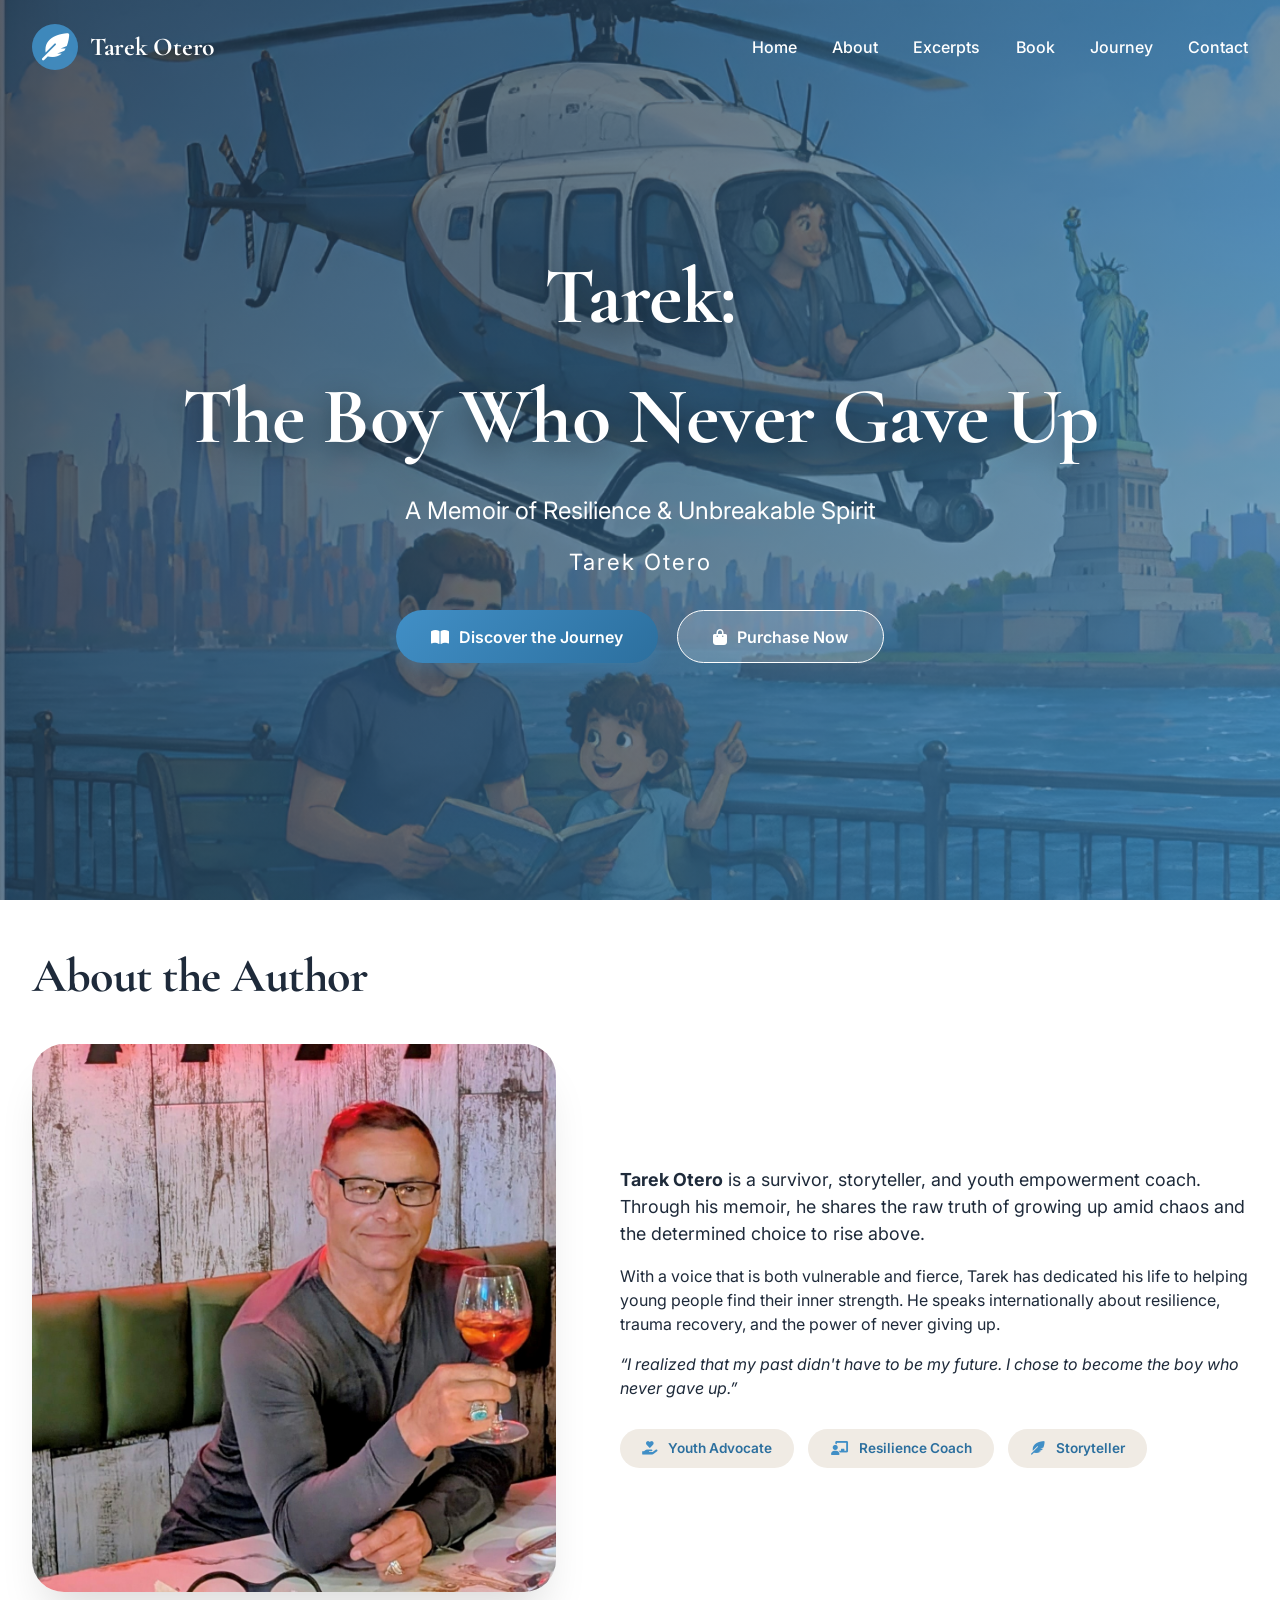
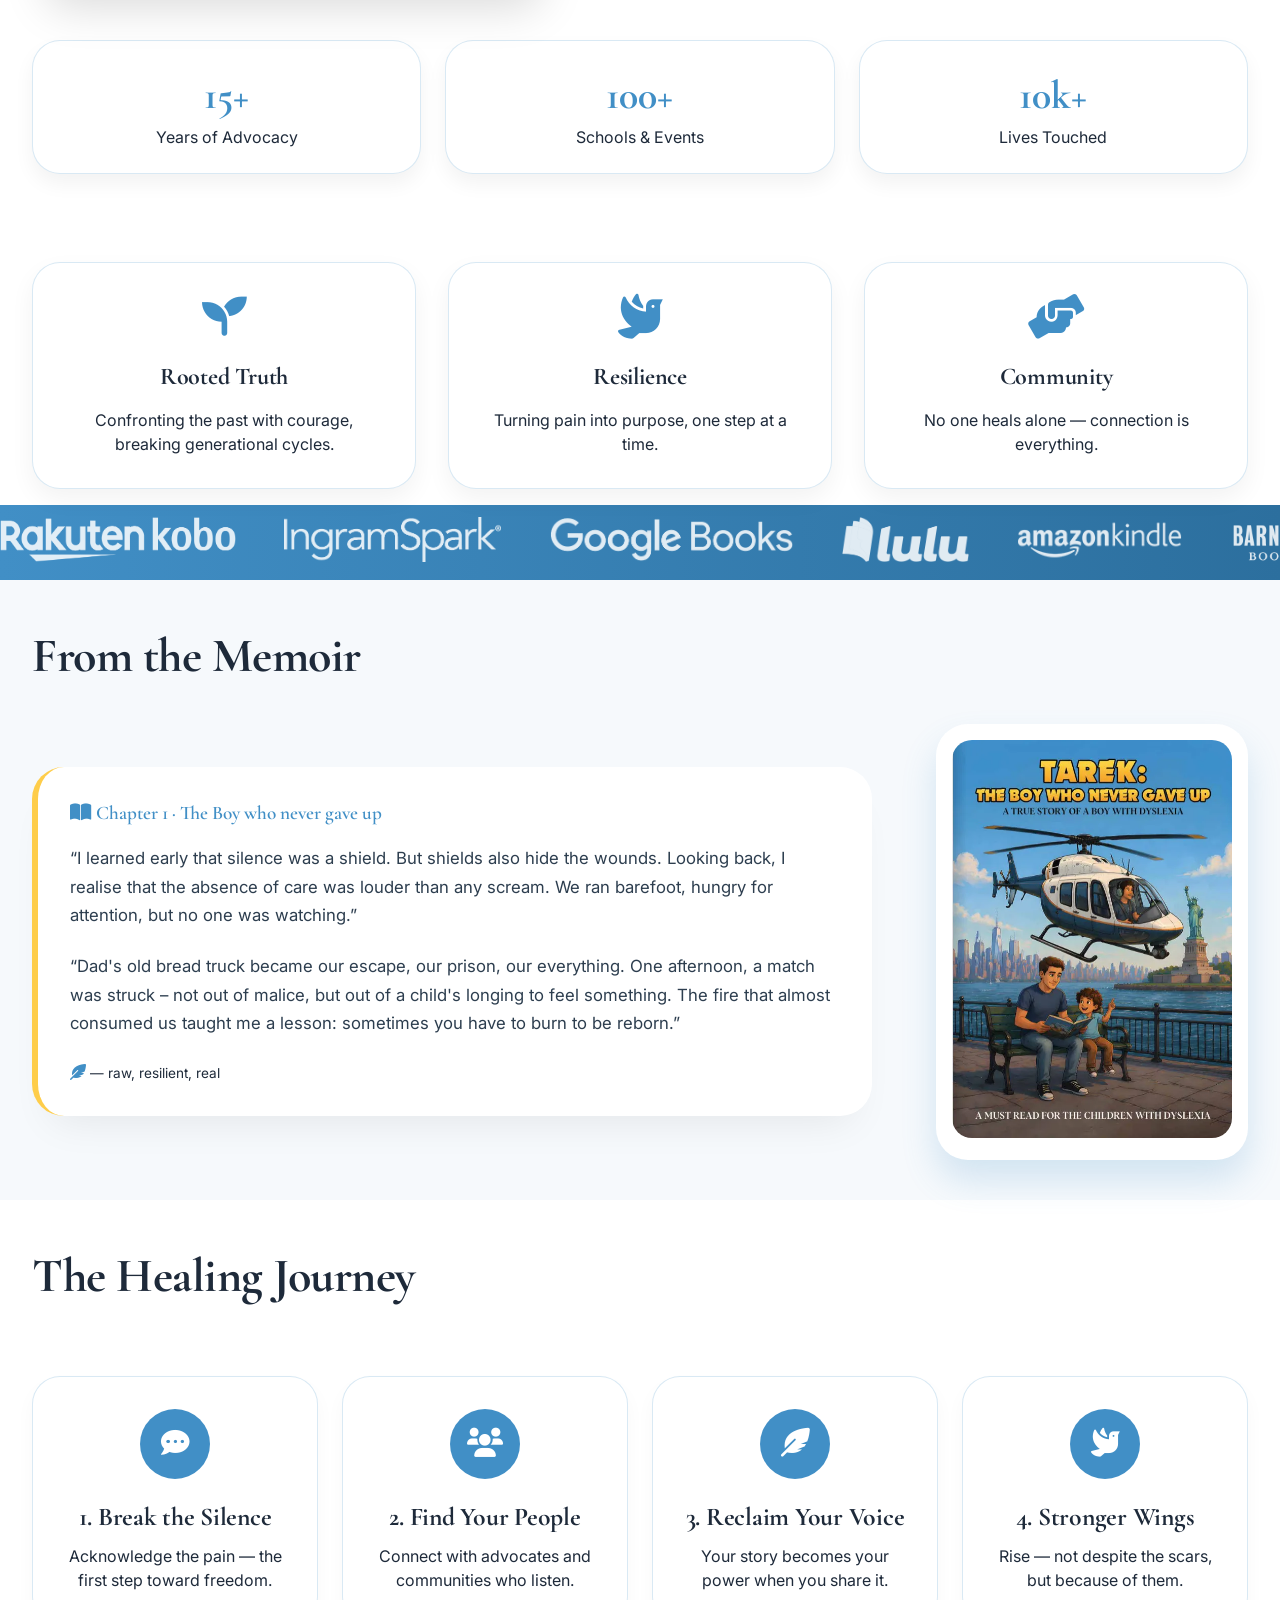
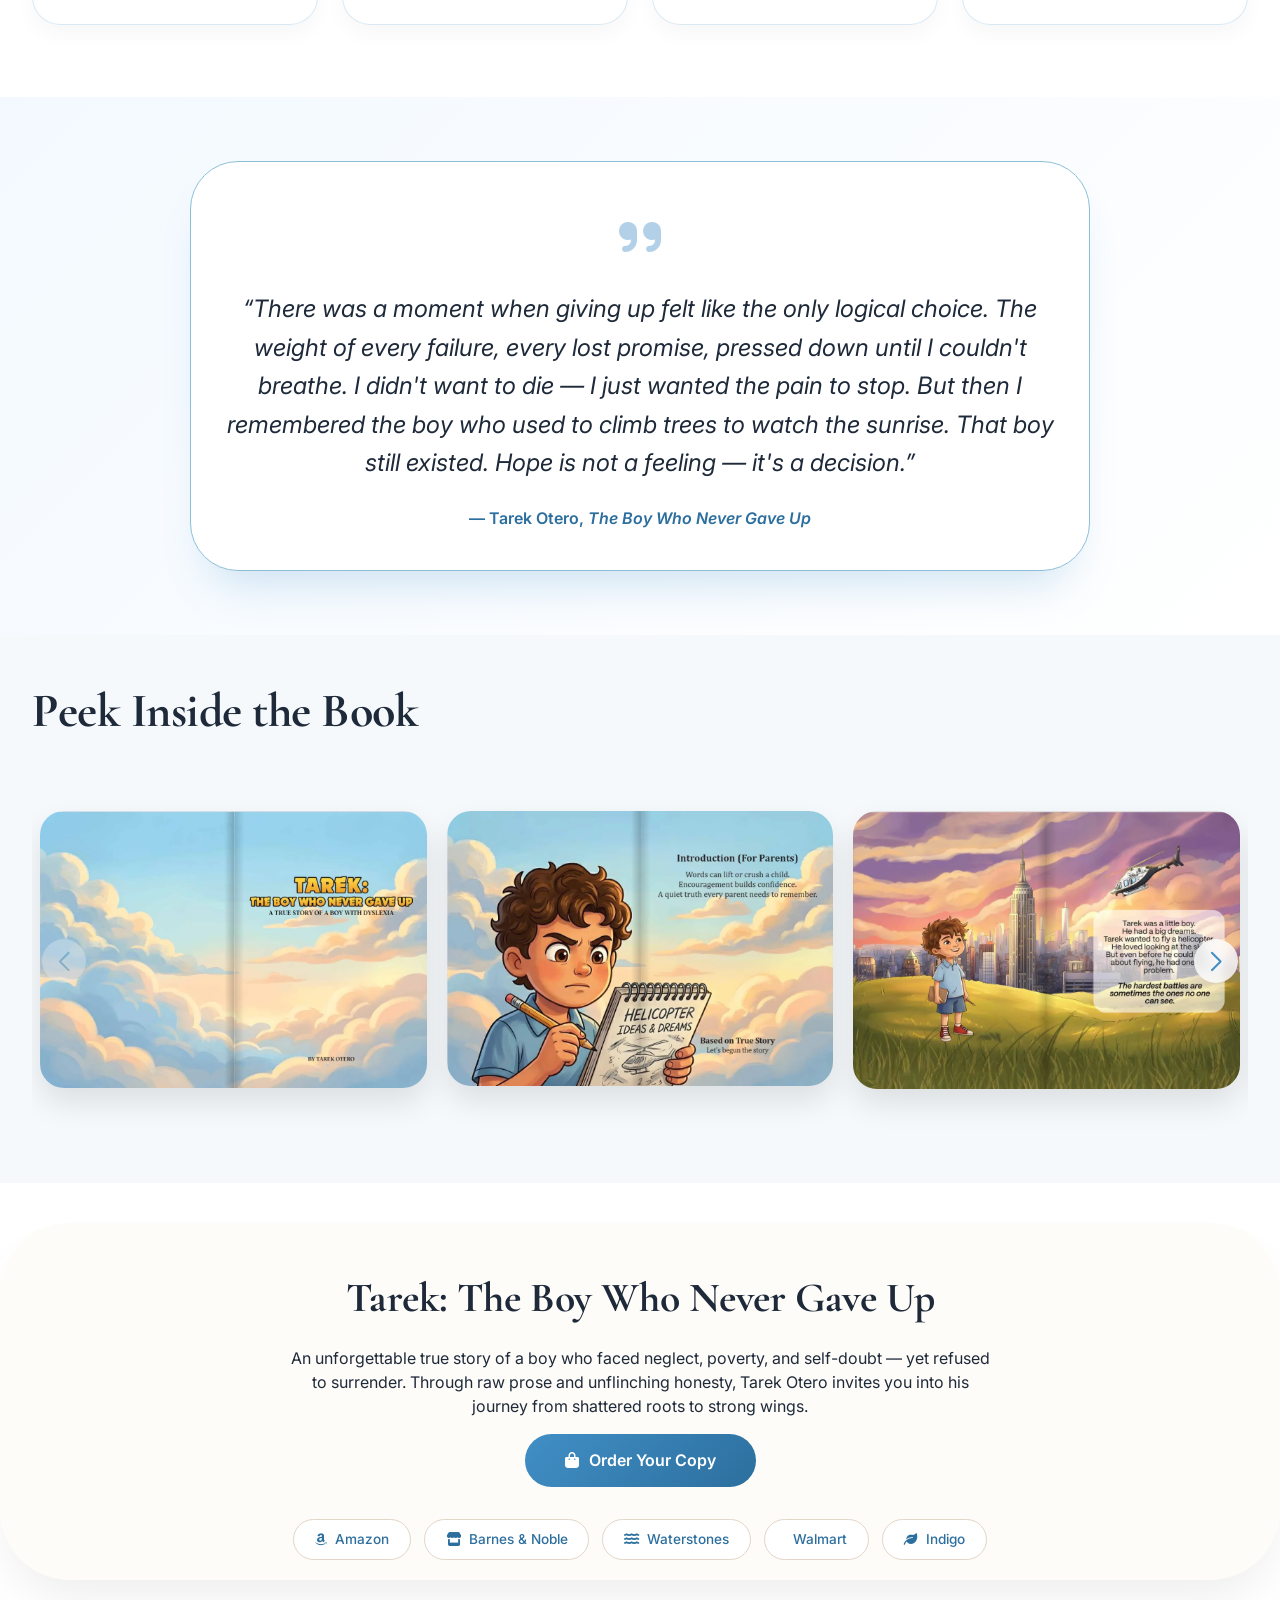
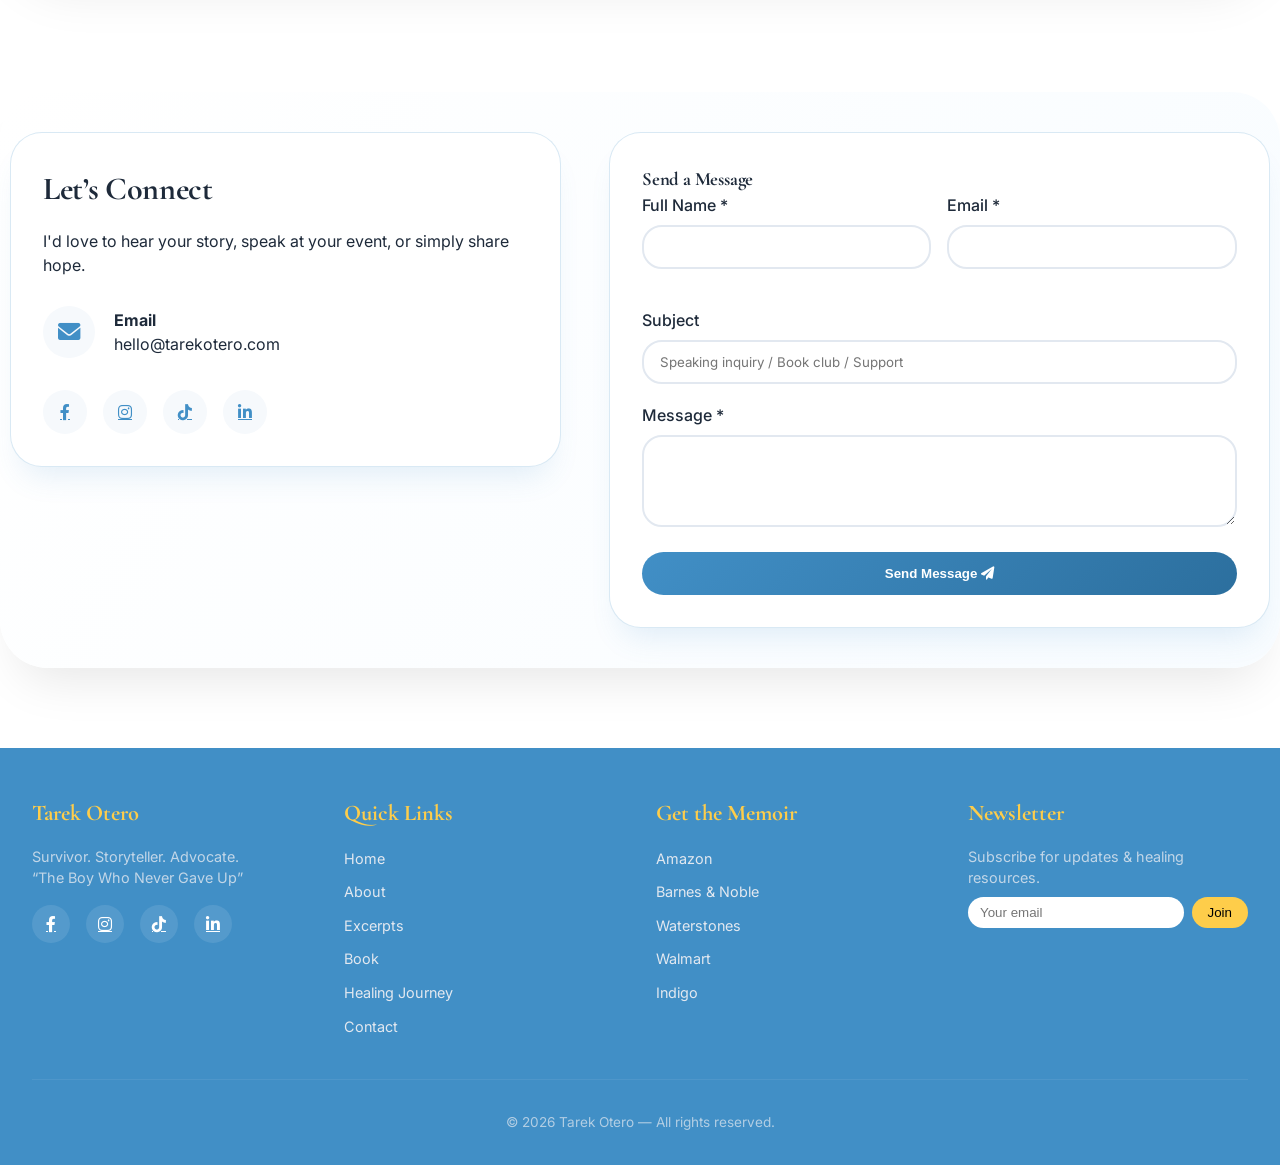
<file: index.html>
<!DOCTYPE html>
<html lang="en">
<head>
  <meta charset="UTF-8">
  <meta name="viewport" content="width=device-width, initial-scale=1.0, viewport-fit=cover">
  <title>Tarek Otero | The Boy Who Never Gave Up</title>
  <link href="https://fonts.googleapis.com/css2?family=Inter:opsz,wght@14..32,300;400;500;600;700&family=Cormorant+Garamond:ital,wght@0,400;0,500;0,600;0,700;1,500;1,600&display=swap" rel="stylesheet">
  <link rel="stylesheet" href="https://cdnjs.cloudflare.com/ajax/libs/font-awesome/6.0.0-beta3/css/all.min.css">
  <link rel="stylesheet" href="https://cdn.jsdelivr.net/npm/swiper@11/swiper-bundle.min.css" />
  <link rel="stylesheet" href="style.css">


</head>
<body>

<nav class="navbar" id="navbar">
  <div class="nav-container">
    <a href="index.html" style="text-decoration: none;" class="logo"><div class="logo-icon"><i class="fas fa-feather-alt"></i></div><span class="logo-text">Tarek Otero</span></a>
    <div class="hamburger" id="hamburger"><i class="fas fa-bars"></i></div>
    <ul class="nav-menu">
      <li><a href="index.html" class="nav-link">Home</a></li>
      <li><a href="about-us.html" class="nav-link">About</a></li>
      <li><a href="excerpts.html" class="nav-link">Excerpts</a></li>
      <li><a href="books.html" class="nav-link">Book</a></li>
      <li><a href="journey.html" class="nav-link">Journey</a></li>
      <li><a href="contact.html" class="nav-link">Contact</a></li>
    </ul>
  </div>
</nav>
<div class="overlay-blur" id="overlayBlur"></div>
<div class="side-menu" id="sideMenu">
  <div class="close-menu" id="closeMenu"><i class="fas fa-times"></i></div>
  <ul class="side-nav-links">
    <li><a href="index.html">Home</a></li>
    <li><a href="about-us.html">About</a></li>
    <li><a href="excerpts.html">Excerpts</a></li>
    <li><a href="books.html">Book</a></li>
    <li><a href="journey.html">Journey</a></li>
    <li><a href="contact.html">Contact</a></li>
  </ul>
</div>

<!-- Hero -->
<section id="home" class="hero">
  <div class="hero-content">
    <h1 class="hero-title">Tarek: <br>The Boy Who Never Gave Up</h1>
    <p class="hero-sub">A Memoir of Resilience & Unbreakable Spirit</p>
    <p class="hero-author">Tarek Otero</p>
    <div class="hero-buttons" style="display: flex; gap: 1.2rem; justify-content: center; flex-wrap: wrap;">
      <a href="journey.html" class="btn btn-primary"><i class="fas fa-book-open"></i> Discover the Journey</a>
      <a href="books.html" class="btn btn-outline"><i class="fas fa-shopping-bag"></i> Purchase Now</a>
    </div>
  </div>
</section>

<!-- About + Stats -->
<section id="about">
  <div class="container">
    <h2 class="section-title">About the Author</h2>
    <div class="about-grid">
      <div class="about-img">
        <img src="images/author.jpeg" alt="Tarek Otero" onerror="this.src='https://placehold.co/600x700?text=Tarek+Otero'">
      </div>
      <div class="about-text">
        <p style="font-size:1.12rem; margin-bottom:1rem;"><strong>Tarek Otero</strong> is a survivor, storyteller, and youth empowerment coach. Through his memoir, he shares the raw truth of growing up amid chaos and the determined choice to rise above.</p>
        <p>With a voice that is both vulnerable and fierce, Tarek has dedicated his life to helping young people find their inner strength. He speaks internationally about resilience, trauma recovery, and the power of never giving up.</p>
        <p style="margin-top: 1rem;"><em>“I realized that my past didn't have to be my future. I chose to become the boy who never gave up.”</em></p>
        <div class="badge-group">
          <span class="badge"><i class="fas fa-hand-holding-heart"></i> Youth Advocate</span>
          <span class="badge"><i class="fas fa-chalkboard-user"></i> Resilience Coach</span>
          <span class="badge"><i class="fas fa-feather-alt"></i> Storyteller</span>
        </div>
      </div>
    </div>
    <div class="stats-row">
      <div class="stat-card"><div class="stat-number">15+</div><div>Years of Advocacy</div></div>
      <div class="stat-card"><div class="stat-number">100+</div><div>Schools & Events</div></div>
      <div class="stat-card"><div class="stat-number">10k+</div><div>Lives Touched</div></div>
    </div>
  </div>
</section>

<!-- Hover Cards -->
<div class="container">
  <div class="hover-cards">
    <div class="hover-card"><i class="fas fa-seedling"></i><h3>Rooted Truth</h3><p>Confronting the past with courage, breaking generational cycles.</p></div>
    <div class="hover-card"><i class="fas fa-dove"></i><h3>Resilience</h3><p>Turning pain into purpose, one step at a time.</p></div>
    <div class="hover-card"><i class="fas fa-hands-helping"></i><h3>Community</h3><p>No one heals alone — connection is everything.</p></div>
  </div>
</div>

<!-- Marquee -->
<div class="marquee-section"><div class="marquee-container"><div class="marquee-track">
  <img src="images/Rakuten-Kobo-logo.png" alt="Kobo" onerror="this.style.display='none'">
  <img src="images/IngramSpark.jpg" alt="IngramSpark" onerror="this.style.display='none'">
  <img src="images/Google-Books.png" alt="Google Books">
  <img src="images/Lulu-logo.png" alt="Lulu">
  <img src="images/amazon-kindle.webp" alt="Kindle">
  <img src="images/Barnes&Noble.png" alt="Barnes & Noble">
  <img src="images/Rakuten-Kobo-logo.png" alt="Kobo">
  <img src="images/IngramSpark.jpg" alt="IngramSpark">
</div></div></div>

<!-- Chapter Excerpt -->
<section id="excerpts" class="chapter-enhanced">
  <div class="container">
    <h2 class="section-title">From the Memoir</h2>
    <div class="chapter-grid">
      <div class="chapter-left">
        <span class="chapter-tag"><i class="fas fa-book-open"></i> Chapter 1 · The Boy who never gave up</span>
        <p class="excerpt-paragraph">“I learned early that silence was a shield. But shields also hide the wounds. Looking back, I realise that the absence of care was louder than any scream. We ran barefoot, hungry for attention, but no one was watching.”</p>
        <p class="excerpt-paragraph">“Dad's old bread truck became our escape, our prison, our everything. One afternoon, a match was struck – not out of malice, but out of a child's longing to feel something. The fire that almost consumed us taught me a lesson: sometimes you have to burn to be reborn.”</p>
        <div><i class="fas fa-feather-alt" style="color:var(--primary);"></i> <span style="font-size:0.85rem;"> — raw, resilient, real</span></div>
      </div>
      <div class="chapter-right"><div class="book-image-frame"><img src="images/book.webp" alt="Book cover" onerror="this.src='https://placehold.co/400x500?text=Tarek+Book+Cover'"></div></div>
    </div>
  </div>
</section>

<!-- Healing Journey -->
<section id="journey">
  <div class="container">
    <h2 class="section-title">The Healing Journey</h2>
    <div class="journey-steps">
      <div class="step"><div class="step-icon"><i class="fas fa-comment-dots"></i></div><h3>1. Break the Silence</h3><p>Acknowledge the pain — the first step toward freedom.</p></div>
      <div class="step"><div class="step-icon"><i class="fas fa-users"></i></div><h3>2. Find Your People</h3><p>Connect with advocates and communities who listen.</p></div>
      <div class="step"><div class="step-icon"><i class="fas fa-feather-alt"></i></div><h3>3. Reclaim Your Voice</h3><p>Your story becomes your power when you share it.</p></div>
      <div class="step"><div class="step-icon"><i class="fas fa-dove"></i></div><h3>4. Stronger Wings</h3><p>Rise — not despite the scars, but because of them.</p></div>
    </div>
  </div>
</section>

<!-- Quote Section -->
<section class="quote-section">
  <div class="container">
    <div class="quote-block">
      <div class="quote-symbol"><i class="fas fa-quote-right"></i></div>
      <div class="quote-text-main">“There was a moment when giving up felt like the only logical choice. The weight of every failure, every lost promise, pressed down until I couldn't breathe. I didn't want to die — I just wanted the pain to stop. But then I remembered the boy who used to climb trees to watch the sunrise. That boy still existed. Hope is not a feeling — it's a decision.”</div>
      <div class="quote-author-name">— Tarek Otero, <em>The Boy Who Never Gave Up</em></div>
    </div>
  </div>
</section>

<!-- Carousel (Swiper, draggable, no autoplay) + Lightbox -->
<section class="carousel-section">
  <div class="container">
    <h2 class="section-title">Peek Inside the Book</h2>
    <div class="swiper bookSwiper">
      <div class="swiper-wrapper" id="swiperWrapper">
        <!-- 31 images will be injected via JS -->
      </div>
      <div class="swiper-button-next"></div>
      <div class="swiper-button-prev"></div>
      <div class="swiper-pagination"></div>
    </div>
  </div>
</section>

<!-- Lightbox Modal -->
<div id="lightbox" class="lightbox-modal">
  <button class="close-lightbox" id="closeLightbox">&times;</button>
  <img class="lightbox-img" id="lightboxImg" alt="Book page enlarged">
</div>

<!-- Memoir Section -->
<section id="book" style="padding-top:0;">
  <div class="container">
    <div class="memoir-luxury-card">
      <div class="butterfly-icon-row"><i class="fas fa-butterfly"></i><i class="fas fa-butterfly"></i><i class="fas fa-butterfly"></i></div>
      <h3 style="font-size:2.6rem;">Tarek: The Boy Who Never Gave Up</h3>
      <p style="max-width:700px; margin:1rem auto;">An unforgettable true story of a boy who faced neglect, poverty, and self-doubt — yet refused to surrender. Through raw prose and unflinching honesty, Tarek Otero invites you into his journey from shattered roots to strong wings.</p>
      <a href="contact.html" class="btn-luxury"><i class="fas fa-shopping-bag"></i> Order Your Copy</a>
      <div class="store-badge-luxury">
        <a href="#"><i class="fab fa-amazon"></i> Amazon</a>
        <a href="#"><i class="fas fa-store"></i> Barnes & Noble</a>
        <a href="#"><i class="fas fa-water"></i> Waterstones</a>
        <a href="#"><i class="fab fa-walmart"></i> Walmart</a>
        <a href="#"><i class="fas fa-leaf"></i> Indigo</a>
      </div>
    </div>
  </div>
</section>

<!-- Contact Section (unchanged, as loved) -->
<section id="contact" class="container" style="padding: 2rem 0 5rem;">
  <div class="contact-wow">
    <div class="contact-grid">
      <div class="contact-info-card">
        <h3>Let’s Connect</h3>
        <p>I'd love to hear your story, speak at your event, or simply share hope.</p>
        <div class="contact-detail">
          <div class="contact-icon"><i class="fas fa-envelope"></i></div>
          <div><strong>Email</strong><br>hello@tarekotero.com</div>
        </div>
        <!-- <div class="contact-detail">
          <div class="contact-icon"><i class="fas fa-phone-alt"></i></div>
          <div><strong>Phone</strong><br>+1 (800) 555-TAREK</div>
        </div>
        <div class="contact-detail">
          <div class="contact-icon"><i class="fas fa-map-marker-alt"></i></div>
          <div><strong>Speaking</strong><br>Available worldwide (virtual & in-person)</div>
        </div> -->
        <div class="social-icons-contact">
          <a href="#"><i class="fab fa-facebook-f"></i></a>
          <a href="#"><i class="fab fa-instagram"></i></a>
          <a href="#"><i class="fab fa-tiktok"></i></a>
          <a href="#"><i class="fab fa-linkedin-in"></i></a>
        </div>
      </div>
      <div class="contact-form-card">
        <h3>Send a Message</h3>
        <form id="wowContactForm">
          <div class="form-row">
            <div class="form-group"><label>Full Name *</label><input type="text" class="form-control" required></div>
            <div class="form-group"><label>Email *</label><input type="email" class="form-control" required></div>
          </div>
          <div class="form-group"><label>Subject</label><input type="text" class="form-control" placeholder="Speaking inquiry / Book club / Support"></div>
          <div class="form-group"><label>Message *</label><textarea rows="4" class="form-control" required></textarea></div>
          <button type="submit" class="submit-btn-wow">Send Message <i class="fas fa-paper-plane"></i></button>
        </form>
        
      </div>
    </div>
  </div>
</section>

<!-- New Footer -->
<footer class="new-footer">
  <div class="container">
    <div class="footer-grid">
      <div class="footer-col">
        <h4>Tarek Otero</h4>
        <p>Survivor. Storyteller. Advocate.<br>“The Boy Who Never Gave Up”</p>
        <div class="footer-social">
          <a href="#"><i class="fab fa-facebook-f"></i></a>
          <a href="#"><i class="fab fa-instagram"></i></a>
          <a href="#"><i class="fab fa-tiktok"></i></a>
          <a href="#"><i class="fab fa-linkedin-in"></i></a>
        </div>
      </div>
      <div class="footer-col">
        <h4>Quick Links</h4>
        <ul>
          <li><a href="index.html">Home</a></li>
          <li><a href="about-us.html">About</a></li>
          <li><a href="excerpts.html">Excerpts</a></li>
          <li><a href="books.html">Book</a></li>
          <li><a href="journey.html">Healing Journey</a></li>
          <li><a href="contact.html">Contact</a></li>
        </ul>
      </div>
      <div class="footer-col">
        <h4>Get the Memoir</h4>
        <ul>
          <li><a href="#">Amazon</a></li>
          <li><a href="#">Barnes & Noble</a></li>
          <li><a href="#">Waterstones</a></li>
          <li><a href="#">Walmart</a></li>
          <li><a href="#">Indigo</a></li>
        </ul>
      </div>
      <div class="footer-col">
        <h4>Newsletter</h4>
        <p>Subscribe for updates & healing resources.</p>
        <div style="display:flex; gap:0.5rem; margin-top:0.5rem;">
          <input type="email" placeholder="Your email" id="footerEmail" style="flex:1; padding:8px 12px; border-radius:40px; border:none;">
          <button id="footerSubscribeBtn" style="background:var(--accent); border:none; border-radius:40px; padding:8px 16px; cursor:pointer;">Join</button>
        </div>
      </div>
    </div>
    <div class="footer-bottom">
      <p>&copy; 2026 Tarek Otero —  All rights reserved.</p>
    </div>
  </div>
</footer>

<script src="https://cdn.jsdelivr.net/npm/swiper@11/swiper-bundle.min.js"></script>
<script>
  // Navbar scroll
  window.addEventListener('scroll', () => {
    const nav = document.getElementById('navbar');
    if (window.scrollY > 50) nav.classList.add('scrolled');
    else nav.classList.remove('scrolled');
  });

  // Mobile menu
  const hamburger = document.getElementById('hamburger'), sideMenu = document.getElementById('sideMenu'), overlay = document.getElementById('overlayBlur'), closeMenuBtn = document.getElementById('closeMenu');
  function openMenu() { sideMenu.classList.add('active'); overlay.classList.add('active'); }
  function closeMenuFunc() { sideMenu.classList.remove('active'); overlay.classList.remove('active'); }
  hamburger?.addEventListener('click', openMenu);
  closeMenuBtn?.addEventListener('click', closeMenuFunc);
  overlay?.addEventListener('click', closeMenuFunc);
  document.querySelectorAll('.side-nav-links a').forEach(link => link.addEventListener('click', closeMenuFunc));

  // Smooth scroll
  document.querySelectorAll('a[href^="#"]').forEach(anchor => {
    anchor.addEventListener('click', function(e) {
      const targetId = this.getAttribute('href');
      if (targetId === "#" || targetId === "") return;
      const target = document.querySelector(targetId);
      if (target) { e.preventDefault(); target.scrollIntoView({ behavior: 'smooth' }); }
    });
  });

  // Generate 31 images for Swiper
  const swiperWrapper = document.getElementById('swiperWrapper');
  const imageCount = 5;
  const images = [];
  for (let i = 2; i <= imageCount; i++) {
    const slide = document.createElement('div');
    slide.classList.add('swiper-slide');
    const img = document.createElement('img');
    img.src = `images/image${i}.webp`;
    img.alt = `Book page ${i}`;
    img.onerror = function() { this.src = 'https://placehold.co/800x1000?text=Page+'+i; };
    slide.appendChild(img);
    swiperWrapper.appendChild(slide);
    images.push(img);
  }

  // Initialize Swiper (draggable, no autoplay)
  const swiper = new Swiper('.bookSwiper', {
    slidesPerView: 1,
    spaceBetween: 20,
    navigation: {
      nextEl: '.swiper-button-next',
      prevEl: '.swiper-button-prev',
    },
    pagination: {
      el: '.swiper-pagination',
      clickable: true,
    },
    breakpoints: {
      640: { slidesPerView: 2 },
      1024: { slidesPerView: 3 },
    },
    loop: false,
    autoplay: false,
    grabCursor: true,
  });

  // Lightbox logic
  const lightbox = document.getElementById('lightbox');
  const lightboxImg = document.getElementById('lightboxImg');
  const closeLightbox = document.getElementById('closeLightbox');
  
  function openLightbox(imgSrc) {
    lightboxImg.src = imgSrc;
    lightbox.classList.add('active');
    document.body.style.overflow = 'hidden';
  }
  function closeLightboxFunc() {
    lightbox.classList.remove('active');
    document.body.style.overflow = '';
  }
  // Attach click event to all carousel images (including dynamically loaded)
  function attachLightboxToImages() {
    document.querySelectorAll('.swiper-slide img').forEach(img => {
      img.removeEventListener('click', img.clickHandler);
      img.clickHandler = () => openLightbox(img.src);
      img.addEventListener('click', img.clickHandler);
    });
  }
  attachLightboxToImages();
  // Observe changes if any (Swiper might duplicate, but safe)
  const observer = new MutationObserver(() => attachLightboxToImages());
  observer.observe(swiperWrapper, { childList: true, subtree: true });
  
  closeLightbox.addEventListener('click', closeLightboxFunc);
  lightbox.addEventListener('click', (e) => {
    if (e.target === lightbox) closeLightboxFunc();
  });

  // Form handlers
  document.getElementById('wowContactForm')?.addEventListener('submit', (e) => { e.preventDefault(); alert("Thank you, Tarek will reply within 48 hours."); e.target.reset(); });
  document.getElementById('newsletterBtn')?.addEventListener('click', () => { let email = document.getElementById('newsletterEmail').value; if(email) alert(`Thanks ${email}! You're now on the list.`); else alert("Please enter a valid email."); });
  document.getElementById('footerSubscribeBtn')?.addEventListener('click', () => { let email = document.getElementById('footerEmail').value; if(email) alert(`Thanks ${email}! You're now subscribed.`); else alert("Enter email address."); });

  // Fade-up observer
  const faders = document.querySelectorAll('.about-grid, .hover-cards, .chapter-grid, .journey-steps, .quote-block, .carousel-section, .memoir-luxury-card, .contact-wow');
  const obs = new IntersectionObserver((entries) => { entries.forEach(e => { if(e.isIntersecting) e.target.classList.add('appear'); }); }, { threshold: 0.1 });
  faders.forEach(el => { el.classList.add('fade-up'); obs.observe(el); });
</script>
</body>
</html>
</file>
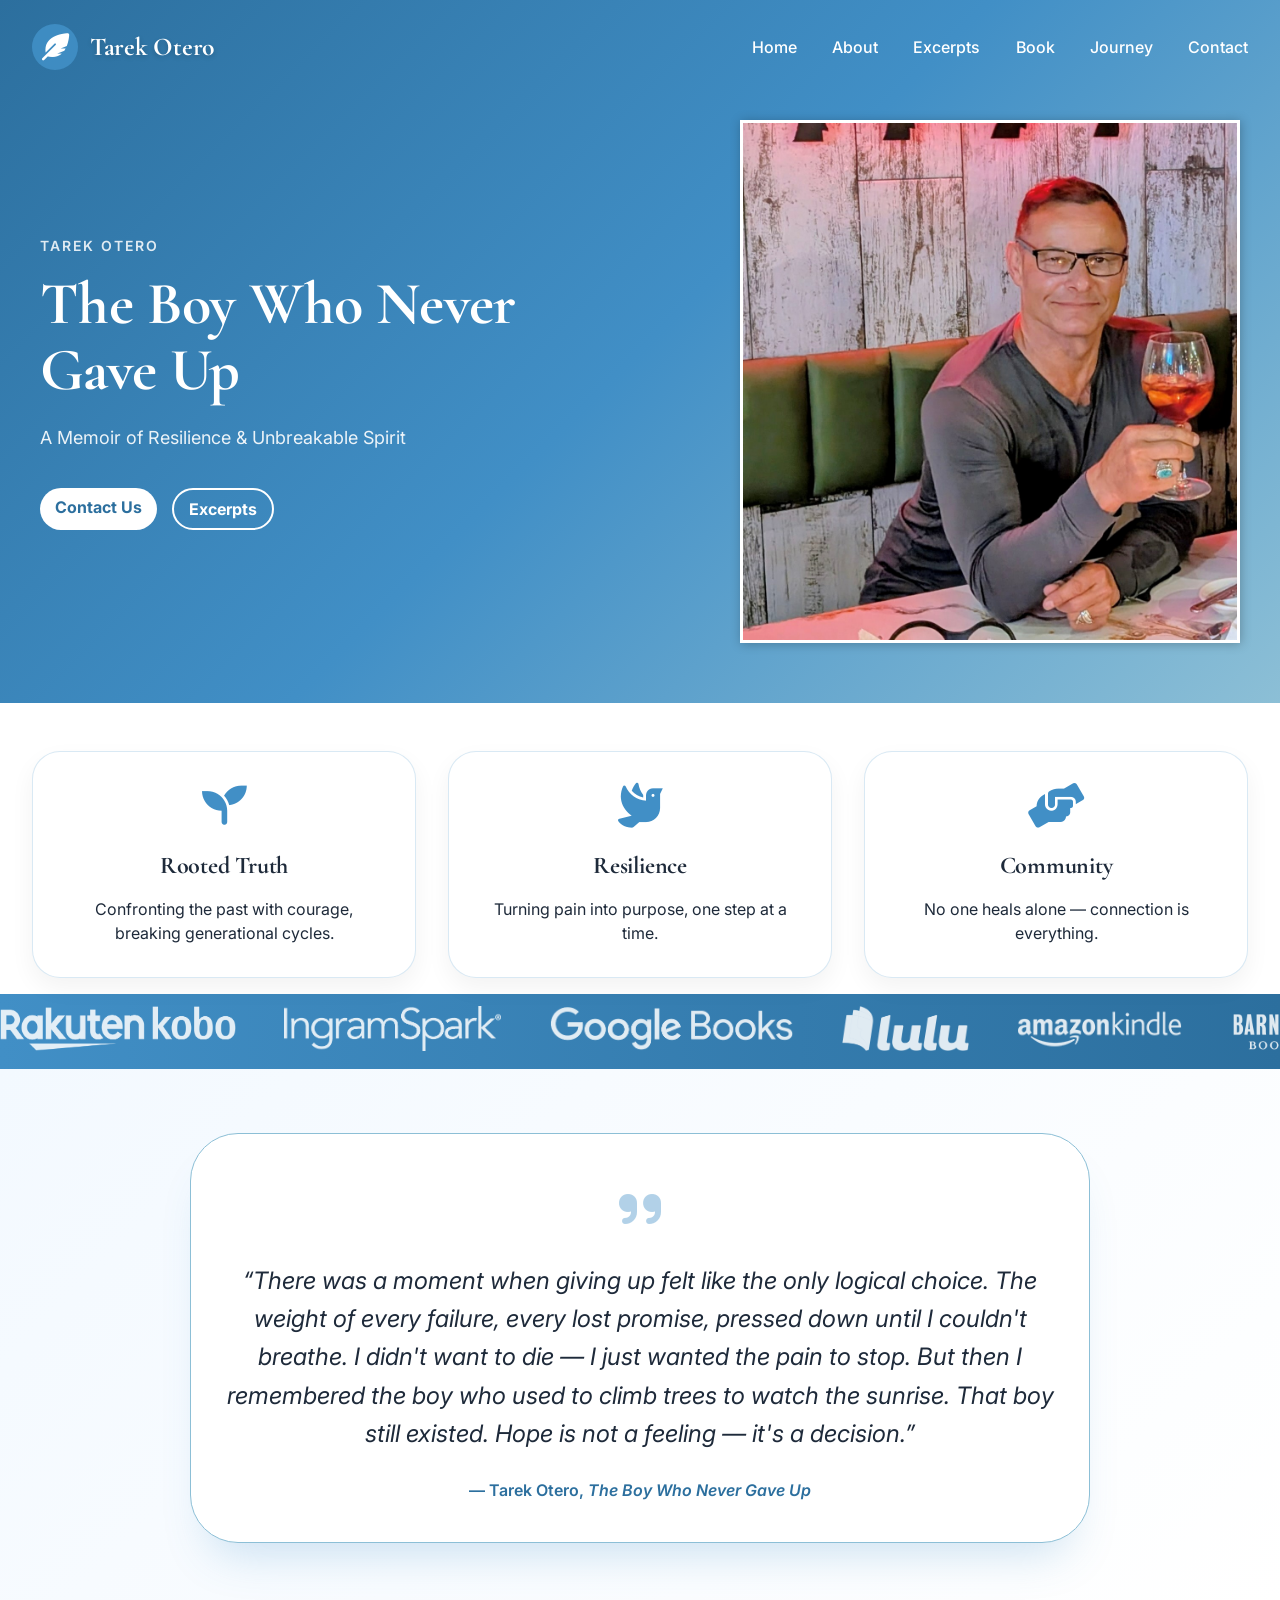
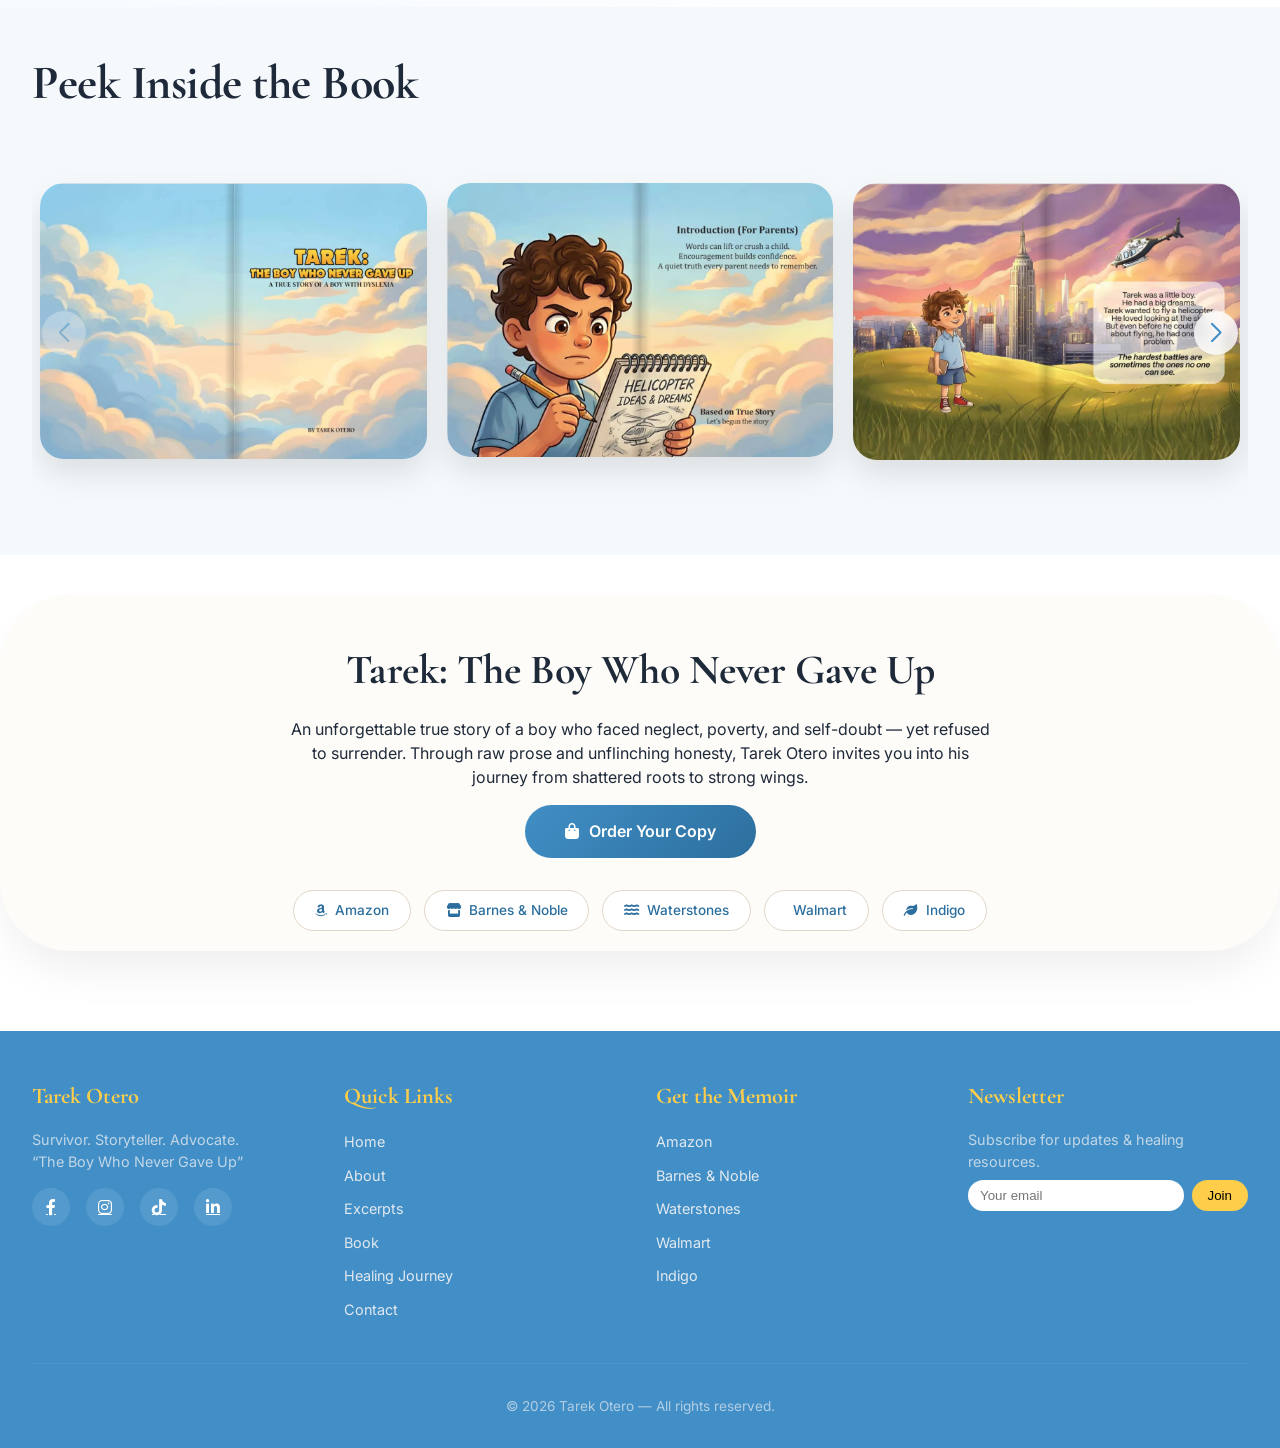
<file: about-us.html>
<!DOCTYPE html>
<html lang="en">
<head>
  <meta charset="UTF-8">
  <meta name="viewport" content="width=device-width, initial-scale=1.0, viewport-fit=cover">
  <title>About | Tarek Otero</title>
  <link href="https://fonts.googleapis.com/css2?family=Inter:opsz,wght@14..32,300;400;500;600;700&family=Cormorant+Garamond:ital,wght@0,400;0,500;0,600;0,700;1,500;1,600&display=swap" rel="stylesheet">
  <link rel="stylesheet" href="https://cdnjs.cloudflare.com/ajax/libs/font-awesome/6.0.0-beta3/css/all.min.css">
  <link rel="stylesheet" href="https://cdn.jsdelivr.net/npm/swiper@11/swiper-bundle.min.css" />
  <link rel="stylesheet" href="style.css">


</head>
<body>

<nav class="navbar" id="navbar">
  <div class="nav-container">
    <a href="index.html" style="text-decoration: none;" class="logo"><div class="logo-icon"><i class="fas fa-feather-alt"></i></div><span class="logo-text">Tarek Otero</span></a>
    <div class="hamburger" id="hamburger"><i class="fas fa-bars"></i></div>
    <ul class="nav-menu">
      <li><a href="index.html" class="nav-link">Home</a></li>
      <li><a href="about-us.html" class="nav-link">About</a></li>
      <li><a href="excerpts.html" class="nav-link">Excerpts</a></li>
      <li><a href="books.html" class="nav-link">Book</a></li>
      <li><a href="journey.html" class="nav-link">Journey</a></li>
      <li><a href="contact.html" class="nav-link">Contact</a></li>
    </ul>
  </div>
</nav>
<div class="overlay-blur" id="overlayBlur"></div>
<div class="side-menu" id="sideMenu">
  <div class="close-menu" id="closeMenu"><i class="fas fa-times"></i></div>
  <ul class="side-nav-links">
    <li><a href="index.html">Home</a></li>
    <li><a href="about-us.html">About</a></li>
    <li><a href="excerpts.html">Excerpts</a></li>
    <li><a href="books.html">Book</a></li>
    <li><a href="journey.html">Journey</a></li>
    <li><a href="contact.html">Contact</a></li>
  </ul>
</div>

<!-- Hero -->
<section class="about-hero-section">
    <div class="about-hero-container">

        <!-- Content -->
        <div class="about-hero-content">

            <span class="about-hero-label">
                Tarek Otero
            </span>

            <h2 class="about-hero-title">
                The Boy Who Never Gave Up
            </h2>

            <p class="about-hero-subtitle">
                A Memoir of Resilience & Unbreakable Spirit
            </p>

            <div class="about-hero-buttons">
                <a href="contact.html" class="about-hero-btn about-hero-btn-primary">
                    Contact Us
                </a>

                <a href="excerpts.html" class="about-hero-btn about-hero-btn-secondary">
                    Excerpts
                </a>
            </div>

        </div>

        <!-- Image -->
        <div class="about-hero-image">
            <img src="images/author.jpeg" alt="Tarek Otero Book">
        </div>

    </div>
</section>
<!-- Hover Cards -->
<div class="container">
  <div class="hover-cards">
    <div class="hover-card"><i class="fas fa-seedling"></i><h3>Rooted Truth</h3><p>Confronting the past with courage, breaking generational cycles.</p></div>
    <div class="hover-card"><i class="fas fa-dove"></i><h3>Resilience</h3><p>Turning pain into purpose, one step at a time.</p></div>
    <div class="hover-card"><i class="fas fa-hands-helping"></i><h3>Community</h3><p>No one heals alone — connection is everything.</p></div>
  </div>
</div>

<!-- Marquee -->
<div class="marquee-section"><div class="marquee-container"><div class="marquee-track">
  <img src="images/Rakuten-Kobo-logo.png" alt="Kobo" onerror="this.style.display='none'">
  <img src="images/IngramSpark.jpg" alt="IngramSpark" onerror="this.style.display='none'">
  <img src="images/Google-Books.png" alt="Google Books">
  <img src="images/Lulu-logo.png" alt="Lulu">
  <img src="images/amazon-kindle.webp" alt="Kindle">
  <img src="images/Barnes&Noble.png" alt="Barnes & Noble">
  <img src="images/Rakuten-Kobo-logo.png" alt="Kobo">
  <img src="images/IngramSpark.jpg" alt="IngramSpark">
</div></div></div>

<!-- Chapter Excerpt -->
<!-- Quote Section -->
<section class="quote-section">
  <div class="container">
    <div class="quote-block">
      <div class="quote-symbol"><i class="fas fa-quote-right"></i></div>
      <div class="quote-text-main">“There was a moment when giving up felt like the only logical choice. The weight of every failure, every lost promise, pressed down until I couldn't breathe. I didn't want to die — I just wanted the pain to stop. But then I remembered the boy who used to climb trees to watch the sunrise. That boy still existed. Hope is not a feeling — it's a decision.”</div>
      <div class="quote-author-name">— Tarek Otero, <em>The Boy Who Never Gave Up</em></div>
    </div>
  </div>
</section>

<!-- Carousel (Swiper, draggable, no autoplay) + Lightbox -->
<section class="carousel-section">
  <div class="container">
    <h2 class="section-title">Peek Inside the Book</h2>
    <div class="swiper bookSwiper">
      <div class="swiper-wrapper" id="swiperWrapper">
        <!-- 31 images will be injected via JS -->
      </div>
      <div class="swiper-button-next"></div>
      <div class="swiper-button-prev"></div>
      <div class="swiper-pagination"></div>
    </div>
  </div>
</section>

<!-- Lightbox Modal -->
<div id="lightbox" class="lightbox-modal">
  <button class="close-lightbox" id="closeLightbox">&times;</button>
  <img class="lightbox-img" id="lightboxImg" alt="Book page enlarged">
</div>

<!-- Memoir Section -->
<section id="book" style="padding-top:0;">
  <div class="container">
    <div class="memoir-luxury-card">
      <div class="butterfly-icon-row"><i class="fas fa-butterfly"></i><i class="fas fa-butterfly"></i><i class="fas fa-butterfly"></i></div>
      <h3 style="font-size:2.6rem;">Tarek: The Boy Who Never Gave Up</h3>
      <p style="max-width:700px; margin:1rem auto;">An unforgettable true story of a boy who faced neglect, poverty, and self-doubt — yet refused to surrender. Through raw prose and unflinching honesty, Tarek Otero invites you into his journey from shattered roots to strong wings.</p>
      <a href="contact.html" class="btn-luxury"><i class="fas fa-shopping-bag"></i> Order Your Copy</a>
      <div class="store-badge-luxury">
        <a href="#"><i class="fab fa-amazon"></i> Amazon</a>
        <a href="#"><i class="fas fa-store"></i> Barnes & Noble</a>
        <a href="#"><i class="fas fa-water"></i> Waterstones</a>
        <a href="#"><i class="fab fa-walmart"></i> Walmart</a>
        <a href="#"><i class="fas fa-leaf"></i> Indigo</a>
      </div>
    </div>
  </div>
</section>

<!-- New Footer -->
<footer class="new-footer">
  <div class="container">
    <div class="footer-grid">
      <div class="footer-col">
        <h4>Tarek Otero</h4>
        <p>Survivor. Storyteller. Advocate.<br>“The Boy Who Never Gave Up”</p>
        <div class="footer-social">
          <a href="#"><i class="fab fa-facebook-f"></i></a>
          <a href="#"><i class="fab fa-instagram"></i></a>
          <a href="#"><i class="fab fa-tiktok"></i></a>
          <a href="#"><i class="fab fa-linkedin-in"></i></a>
        </div>
      </div>
      <div class="footer-col">
        <h4>Quick Links</h4>
        <ul>
          <li><a href="index.html">Home</a></li>
          <li><a href="about-us.html">About</a></li>
          <li><a href="excerpts.html">Excerpts</a></li>
          <li><a href="books.html">Book</a></li>
          <li><a href="journey.html">Healing Journey</a></li>
          <li><a href="contact.html">Contact</a></li>
        </ul>
      </div>
      <div class="footer-col">
        <h4>Get the Memoir</h4>
        <ul>
          <li><a href="#">Amazon</a></li>
          <li><a href="#">Barnes & Noble</a></li>
          <li><a href="#">Waterstones</a></li>
          <li><a href="#">Walmart</a></li>
          <li><a href="#">Indigo</a></li>
        </ul>
      </div>
      <div class="footer-col">
        <h4>Newsletter</h4>
        <p>Subscribe for updates & healing resources.</p>
        <div style="display:flex; gap:0.5rem; margin-top:0.5rem;">
          <input type="email" placeholder="Your email" id="footerEmail" style="flex:1; padding:8px 12px; border-radius:40px; border:none;">
          <button id="footerSubscribeBtn" style="background:var(--accent); border:none; border-radius:40px; padding:8px 16px; cursor:pointer;">Join</button>
        </div>
      </div>
    </div>
    <div class="footer-bottom">
      <p>&copy; 2026 Tarek Otero —  All rights reserved.</p>
    </div>
  </div>
</footer>

<script src="https://cdn.jsdelivr.net/npm/swiper@11/swiper-bundle.min.js"></script>
<script>
  // Navbar scroll
  window.addEventListener('scroll', () => {
    const nav = document.getElementById('navbar');
    if (window.scrollY > 50) nav.classList.add('scrolled');
    else nav.classList.remove('scrolled');
  });

  // Mobile menu
  const hamburger = document.getElementById('hamburger'), sideMenu = document.getElementById('sideMenu'), overlay = document.getElementById('overlayBlur'), closeMenuBtn = document.getElementById('closeMenu');
  function openMenu() { sideMenu.classList.add('active'); overlay.classList.add('active'); }
  function closeMenuFunc() { sideMenu.classList.remove('active'); overlay.classList.remove('active'); }
  hamburger?.addEventListener('click', openMenu);
  closeMenuBtn?.addEventListener('click', closeMenuFunc);
  overlay?.addEventListener('click', closeMenuFunc);
  document.querySelectorAll('.side-nav-links a').forEach(link => link.addEventListener('click', closeMenuFunc));

  // Smooth scroll
  document.querySelectorAll('a[href^="#"]').forEach(anchor => {
    anchor.addEventListener('click', function(e) {
      const targetId = this.getAttribute('href');
      if (targetId === "#" || targetId === "") return;
      const target = document.querySelector(targetId);
      if (target) { e.preventDefault(); target.scrollIntoView({ behavior: 'smooth' }); }
    });
  });

  // Generate 31 images for Swiper
  const swiperWrapper = document.getElementById('swiperWrapper');
  const imageCount = 5;
  const images = [];
  for (let i = 2; i <= imageCount; i++) {
    const slide = document.createElement('div');
    slide.classList.add('swiper-slide');
    const img = document.createElement('img');
    img.src = `images/image${i}.webp`;
    img.alt = `Book page ${i}`;
    img.onerror = function() { this.src = 'https://placehold.co/800x1000?text=Page+'+i; };
    slide.appendChild(img);
    swiperWrapper.appendChild(slide);
    images.push(img);
  }

  // Initialize Swiper (draggable, no autoplay)
  const swiper = new Swiper('.bookSwiper', {
    slidesPerView: 1,
    spaceBetween: 20,
    navigation: {
      nextEl: '.swiper-button-next',
      prevEl: '.swiper-button-prev',
    },
    pagination: {
      el: '.swiper-pagination',
      clickable: true,
    },
    breakpoints: {
      640: { slidesPerView: 2 },
      1024: { slidesPerView: 3 },
    },
    loop: false,
    autoplay: false,
    grabCursor: true,
  });

  // Lightbox logic
  const lightbox = document.getElementById('lightbox');
  const lightboxImg = document.getElementById('lightboxImg');
  const closeLightbox = document.getElementById('closeLightbox');
  
  function openLightbox(imgSrc) {
    lightboxImg.src = imgSrc;
    lightbox.classList.add('active');
    document.body.style.overflow = 'hidden';
  }
  function closeLightboxFunc() {
    lightbox.classList.remove('active');
    document.body.style.overflow = '';
  }
  // Attach click event to all carousel images (including dynamically loaded)
  function attachLightboxToImages() {
    document.querySelectorAll('.swiper-slide img').forEach(img => {
      img.removeEventListener('click', img.clickHandler);
      img.clickHandler = () => openLightbox(img.src);
      img.addEventListener('click', img.clickHandler);
    });
  }
  attachLightboxToImages();
  // Observe changes if any (Swiper might duplicate, but safe)
  const observer = new MutationObserver(() => attachLightboxToImages());
  observer.observe(swiperWrapper, { childList: true, subtree: true });
  
  closeLightbox.addEventListener('click', closeLightboxFunc);
  lightbox.addEventListener('click', (e) => {
    if (e.target === lightbox) closeLightboxFunc();
  });

  // Form handlers
  document.getElementById('wowContactForm')?.addEventListener('submit', (e) => { e.preventDefault(); alert("Thank you, Tarek will reply within 48 hours."); e.target.reset(); });
  document.getElementById('newsletterBtn')?.addEventListener('click', () => { let email = document.getElementById('newsletterEmail').value; if(email) alert(`Thanks ${email}! You're now on the list.`); else alert("Please enter a valid email."); });
  document.getElementById('footerSubscribeBtn')?.addEventListener('click', () => { let email = document.getElementById('footerEmail').value; if(email) alert(`Thanks ${email}! You're now subscribed.`); else alert("Enter email address."); });

  // Fade-up observer
  const faders = document.querySelectorAll('.about-grid, .hover-cards, .chapter-grid, .journey-steps, .quote-block, .carousel-section, .memoir-luxury-card, .contact-wow');
  const obs = new IntersectionObserver((entries) => { entries.forEach(e => { if(e.isIntersecting) e.target.classList.add('appear'); }); }, { threshold: 0.1 });
  faders.forEach(el => { el.classList.add('fade-up'); obs.observe(el); });
</script>
</body>
</html>
</file>
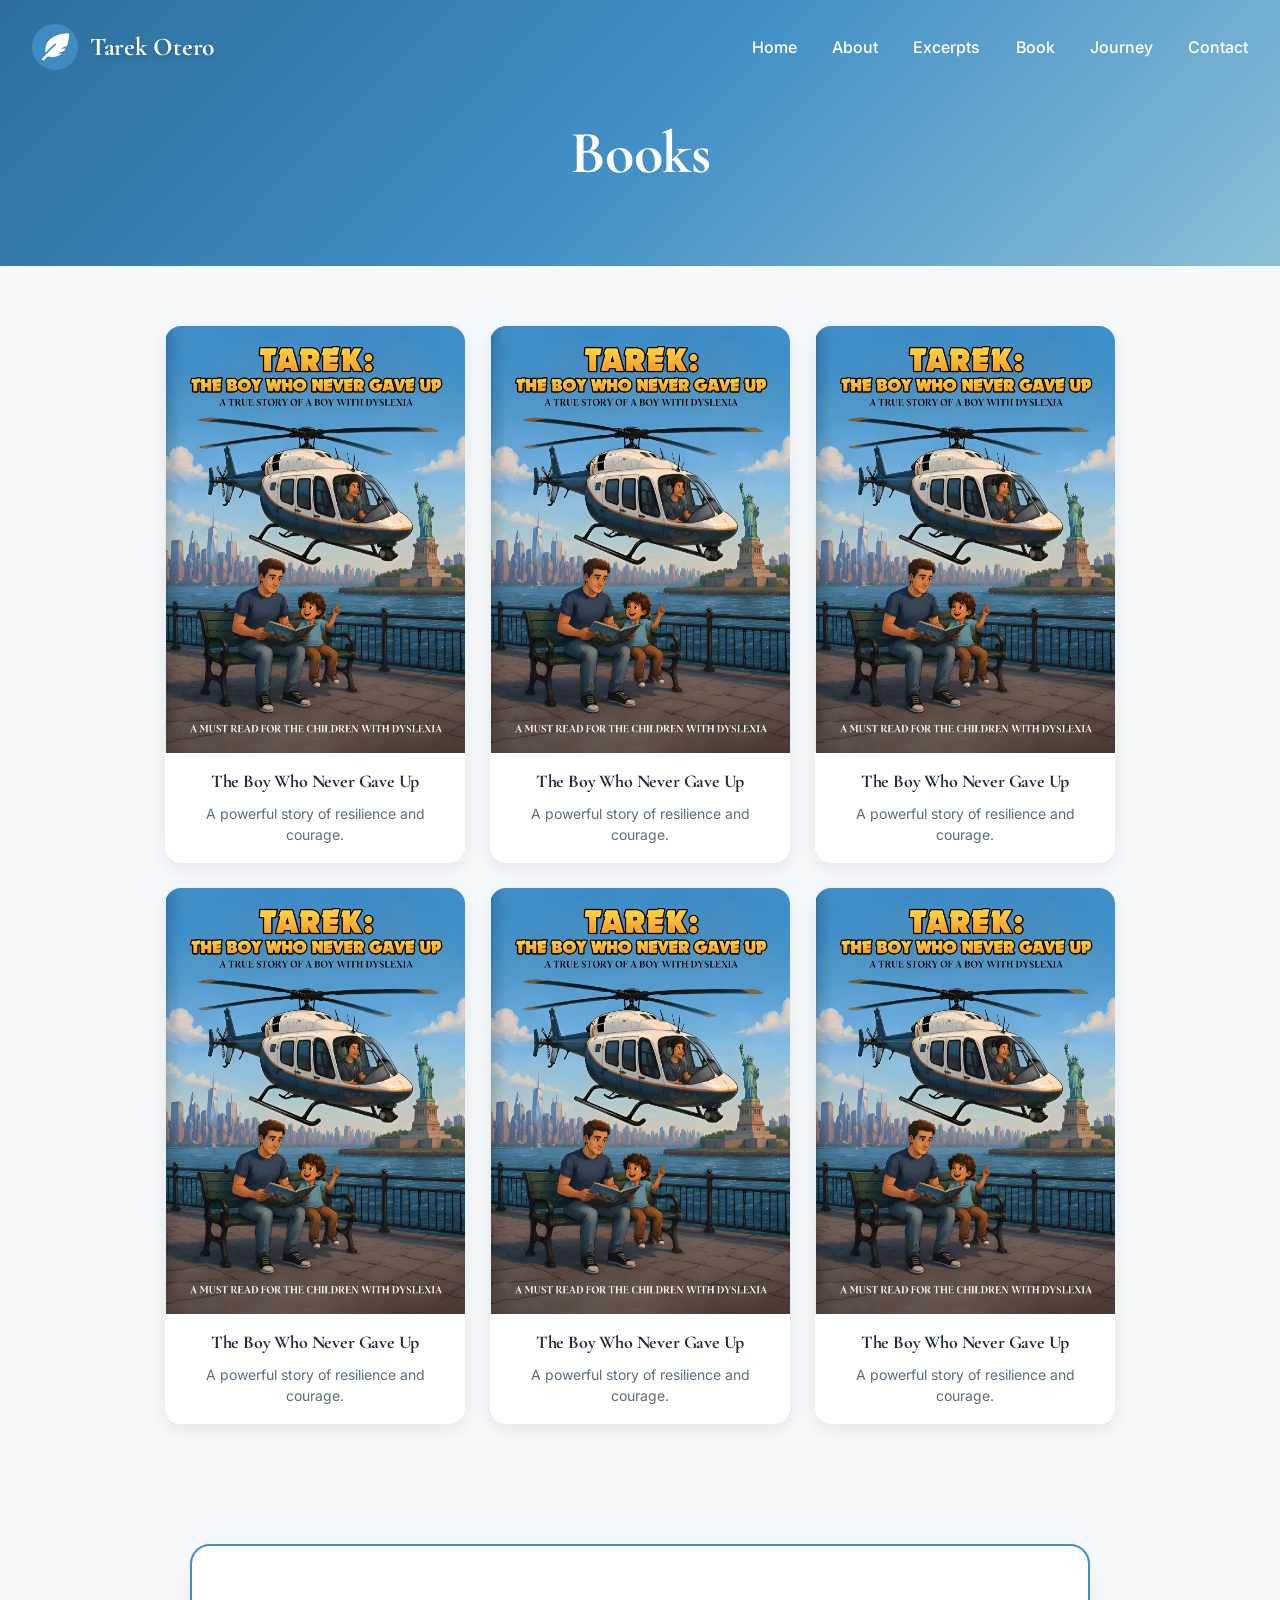
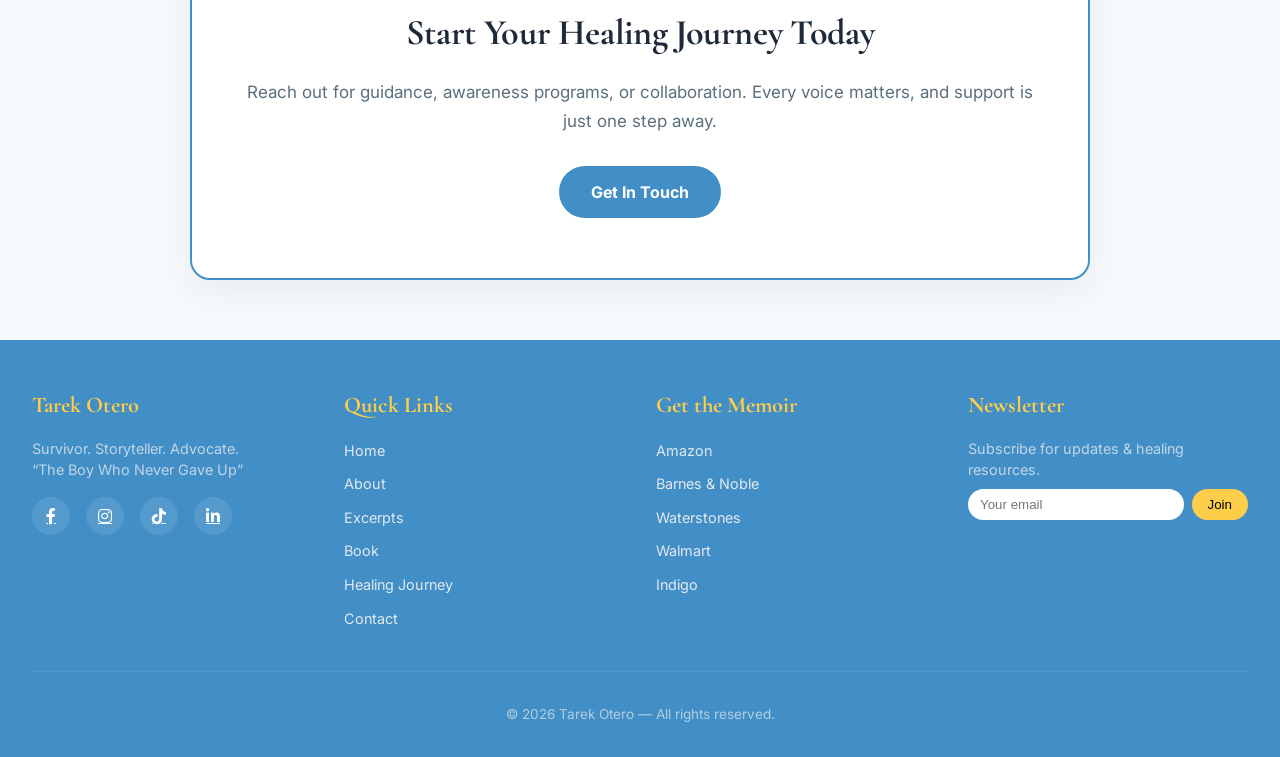
<file: books.html>
<!DOCTYPE html>
<html lang="en">
<head>
  <meta charset="UTF-8">
  <meta name="viewport" content="width=device-width, initial-scale=1.0, viewport-fit=cover">
  <title>Books | Tarek Otero</title>
  <link href="https://fonts.googleapis.com/css2?family=Inter:opsz,wght@14..32,300;400;500;600;700&family=Cormorant+Garamond:ital,wght@0,400;0,500;0,600;0,700;1,500;1,600&display=swap" rel="stylesheet">
  <link rel="stylesheet" href="https://cdnjs.cloudflare.com/ajax/libs/font-awesome/6.0.0-beta3/css/all.min.css">
  <link rel="stylesheet" href="https://cdn.jsdelivr.net/npm/swiper@11/swiper-bundle.min.css" />
  <link rel="stylesheet" href="style.css">


</head>
<body>

<nav class="navbar" id="navbar">
  <div class="nav-container">
    <a href="index.html" style="text-decoration: none;" class="logo"><div class="logo-icon"><i class="fas fa-feather-alt"></i></div><span class="logo-text">Tarek Otero</span></a>
    <div class="hamburger" id="hamburger"><i class="fas fa-bars"></i></div>
    <ul class="nav-menu">
      <li><a href="index.html" class="nav-link">Home</a></li>
      <li><a href="about-us.html" class="nav-link">About</a></li>
      <li><a href="excerpts.html" class="nav-link">Excerpts</a></li>
      <li><a href="books.html" class="nav-link">Book</a></li>
      <li><a href="journey.html" class="nav-link">Journey</a></li>
      <li><a href="contact.html" class="nav-link">Contact</a></li>
    </ul>
  </div>
</nav>
<div class="overlay-blur" id="overlayBlur"></div>
<div class="side-menu" id="sideMenu">
  <div class="close-menu" id="closeMenu"><i class="fas fa-times"></i></div>
  <ul class="side-nav-links">
    <li><a href="index.html">Home</a></li>
    <li><a href="about-us.html">About</a></li>
    <li><a href="excerpts.html">Excerpts</a></li>
    <li><a href="books.html">Book</a></li>
    <li><a href="journey.html">Journey</a></li>
    <li><a href="contact.html">Contact</a></li>
  </ul>
</div>

<!-- Hero -->
<section class="about-hero-section">
    <div class="about-hero-container">

        <!-- Content -->
        <div class="about-hero-content">
            <h2 class="about-hero-title" style="text-align: center;">
                Books
            </h2>
        </div>
    </div>
</section>

<section class="books-showcase-section">
    <div class="books-showcase-container">

        <div class="books-showcase-wrapper">

            <!-- Card 1 -->
            <div class="books-showcase-card">
                <img src="images/book-cover.webp" alt="Book" class="books-showcase-image">
                <h3 class="books-showcase-title">The Boy Who Never Gave Up</h3>
                <p class="books-showcase-description">A powerful story of resilience and courage.</p>
            </div>

            <!-- Card 2 -->
            <div class="books-showcase-card">
                <img src="images/book-cover.webp" alt="Book" class="books-showcase-image">
                <h3 class="books-showcase-title">The Boy Who Never Gave Up</h3>
                <p class="books-showcase-description">A powerful story of resilience and courage.</p>
            </div>

            <!-- Card 3 -->
            <div class="books-showcase-card">
                <img src="images/book-cover.webp" alt="Book" class="books-showcase-image">
                <h3 class="books-showcase-title">The Boy Who Never Gave Up</h3>
                <p class="books-showcase-description">A powerful story of resilience and courage.</p>
            </div>

            <!-- Card 4 -->
            <div class="books-showcase-card">
                <img src="images/book-cover.webp" alt="Book" class="books-showcase-image">
                <h3 class="books-showcase-title">The Boy Who Never Gave Up</h3>
                <p class="books-showcase-description">A powerful story of resilience and courage.</p>
            </div>

            <!-- Card 5 -->
            <div class="books-showcase-card">
                <img src="images/book-cover.webp" alt="Book" class="books-showcase-image">
                <h3 class="books-showcase-title">The Boy Who Never Gave Up</h3>
                <p class="books-showcase-description">A powerful story of resilience and courage.</p>
            </div>

            <!-- Card 6 -->
            <div class="books-showcase-card">
                <img src="images/book-cover.webp" alt="Book" class="books-showcase-image">
                <h3 class="books-showcase-title">The Boy Who Never Gave Up</h3>
                <p class="books-showcase-description">A powerful story of resilience and courage.</p>
            </div>

        </div>

    </div>
</section>

<section class="cta-section">
    <div class="cta-container">

        <div class="cta-box">

            <h2 class="cta-title">
                Start Your Healing Journey Today
            </h2>

            <p class="cta-description">
                Reach out for guidance, awareness programs, or collaboration.
                Every voice matters, and support is just one step away.
            </p>

            <a href="#" class="cta-button">
                Get In Touch
            </a>

        </div>

    </div>
</section>


<!-- New Footer -->
<footer class="new-footer">
  <div class="container">
    <div class="footer-grid">
      <div class="footer-col">
        <h4>Tarek Otero</h4>
        <p>Survivor. Storyteller. Advocate.<br>“The Boy Who Never Gave Up”</p>
        <div class="footer-social">
          <a href="#"><i class="fab fa-facebook-f"></i></a>
          <a href="#"><i class="fab fa-instagram"></i></a>
          <a href="#"><i class="fab fa-tiktok"></i></a>
          <a href="#"><i class="fab fa-linkedin-in"></i></a>
        </div>
      </div>
      <div class="footer-col">
        <h4>Quick Links</h4>
        <ul>
          <li><a href="index.html">Home</a></li>
          <li><a href="about-us.html">About</a></li>
          <li><a href="excerpts.html">Excerpts</a></li>
          <li><a href="books.html">Book</a></li>
          <li><a href="journey.html">Healing Journey</a></li>
          <li><a href="contact.html">Contact</a></li>
        </ul>
      </div>
      <div class="footer-col">
        <h4>Get the Memoir</h4>
        <ul>
          <li><a href="#">Amazon</a></li>
          <li><a href="#">Barnes & Noble</a></li>
          <li><a href="#">Waterstones</a></li>
          <li><a href="#">Walmart</a></li>
          <li><a href="#">Indigo</a></li>
        </ul>
      </div>
      <div class="footer-col">
        <h4>Newsletter</h4>
        <p>Subscribe for updates & healing resources.</p>
        <div style="display:flex; gap:0.5rem; margin-top:0.5rem;">
          <input type="email" placeholder="Your email" id="footerEmail" style="flex:1; padding:8px 12px; border-radius:40px; border:none;">
          <button id="footerSubscribeBtn" style="background:var(--accent); border:none; border-radius:40px; padding:8px 16px; cursor:pointer;">Join</button>
        </div>
      </div>
    </div>
    <div class="footer-bottom">
      <p>&copy; 2026 Tarek Otero —  All rights reserved.</p>
    </div>
  </div>
</footer>

<script src="https://cdn.jsdelivr.net/npm/swiper@11/swiper-bundle.min.js"></script>
<script>
  // Navbar scroll
  window.addEventListener('scroll', () => {
    const nav = document.getElementById('navbar');
    if (window.scrollY > 50) nav.classList.add('scrolled');
    else nav.classList.remove('scrolled');
  });

  // Mobile menu
  const hamburger = document.getElementById('hamburger'), sideMenu = document.getElementById('sideMenu'), overlay = document.getElementById('overlayBlur'), closeMenuBtn = document.getElementById('closeMenu');
  function openMenu() { sideMenu.classList.add('active'); overlay.classList.add('active'); }
  function closeMenuFunc() { sideMenu.classList.remove('active'); overlay.classList.remove('active'); }
  hamburger?.addEventListener('click', openMenu);
  closeMenuBtn?.addEventListener('click', closeMenuFunc);
  overlay?.addEventListener('click', closeMenuFunc);
  document.querySelectorAll('.side-nav-links a').forEach(link => link.addEventListener('click', closeMenuFunc));

  // Smooth scroll
  document.querySelectorAll('a[href^="#"]').forEach(anchor => {
    anchor.addEventListener('click', function(e) {
      const targetId = this.getAttribute('href');
      if (targetId === "#" || targetId === "") return;
      const target = document.querySelector(targetId);
      if (target) { e.preventDefault(); target.scrollIntoView({ behavior: 'smooth' }); }
    });
  });

  // Generate 31 images for Swiper
  const swiperWrapper = document.getElementById('swiperWrapper');
  const imageCount = 5;
  const images = [];
  for (let i = 2; i <= imageCount; i++) {
    const slide = document.createElement('div');
    slide.classList.add('swiper-slide');
    const img = document.createElement('img');
    img.src = `images/image${i}.webp`;
    img.alt = `Book page ${i}`;
    img.onerror = function() { this.src = 'https://placehold.co/800x1000?text=Page+'+i; };
    slide.appendChild(img);
    swiperWrapper.appendChild(slide);
    images.push(img);
  }

  // Initialize Swiper (draggable, no autoplay)
  const swiper = new Swiper('.bookSwiper', {
    slidesPerView: 1,
    spaceBetween: 20,
    navigation: {
      nextEl: '.swiper-button-next',
      prevEl: '.swiper-button-prev',
    },
    pagination: {
      el: '.swiper-pagination',
      clickable: true,
    },
    breakpoints: {
      640: { slidesPerView: 2 },
      1024: { slidesPerView: 3 },
    },
    loop: false,
    autoplay: false,
    grabCursor: true,
  });

  // Lightbox logic
  const lightbox = document.getElementById('lightbox');
  const lightboxImg = document.getElementById('lightboxImg');
  const closeLightbox = document.getElementById('closeLightbox');
  
  function openLightbox(imgSrc) {
    lightboxImg.src = imgSrc;
    lightbox.classList.add('active');
    document.body.style.overflow = 'hidden';
  }
  function closeLightboxFunc() {
    lightbox.classList.remove('active');
    document.body.style.overflow = '';
  }
  // Attach click event to all carousel images (including dynamically loaded)
  function attachLightboxToImages() {
    document.querySelectorAll('.swiper-slide img').forEach(img => {
      img.removeEventListener('click', img.clickHandler);
      img.clickHandler = () => openLightbox(img.src);
      img.addEventListener('click', img.clickHandler);
    });
  }
  attachLightboxToImages();
  // Observe changes if any (Swiper might duplicate, but safe)
  const observer = new MutationObserver(() => attachLightboxToImages());
  observer.observe(swiperWrapper, { childList: true, subtree: true });
  
  closeLightbox.addEventListener('click', closeLightboxFunc);
  lightbox.addEventListener('click', (e) => {
    if (e.target === lightbox) closeLightboxFunc();
  });

  // Form handlers
  document.getElementById('wowContactForm')?.addEventListener('submit', (e) => { e.preventDefault(); alert("Thank you, Tarek will reply within 48 hours."); e.target.reset(); });
  document.getElementById('newsletterBtn')?.addEventListener('click', () => { let email = document.getElementById('newsletterEmail').value; if(email) alert(`Thanks ${email}! You're now on the list.`); else alert("Please enter a valid email."); });
  document.getElementById('footerSubscribeBtn')?.addEventListener('click', () => { let email = document.getElementById('footerEmail').value; if(email) alert(`Thanks ${email}! You're now subscribed.`); else alert("Enter email address."); });

  // Fade-up observer
  const faders = document.querySelectorAll('.about-grid, .hover-cards, .chapter-grid, .journey-steps, .quote-block, .carousel-section, .memoir-luxury-card, .contact-wow');
  const obs = new IntersectionObserver((entries) => { entries.forEach(e => { if(e.isIntersecting) e.target.classList.add('appear'); }); }, { threshold: 0.1 });
  faders.forEach(el => { el.classList.add('fade-up'); obs.observe(el); });
</script>
</body>
</html>
</file>
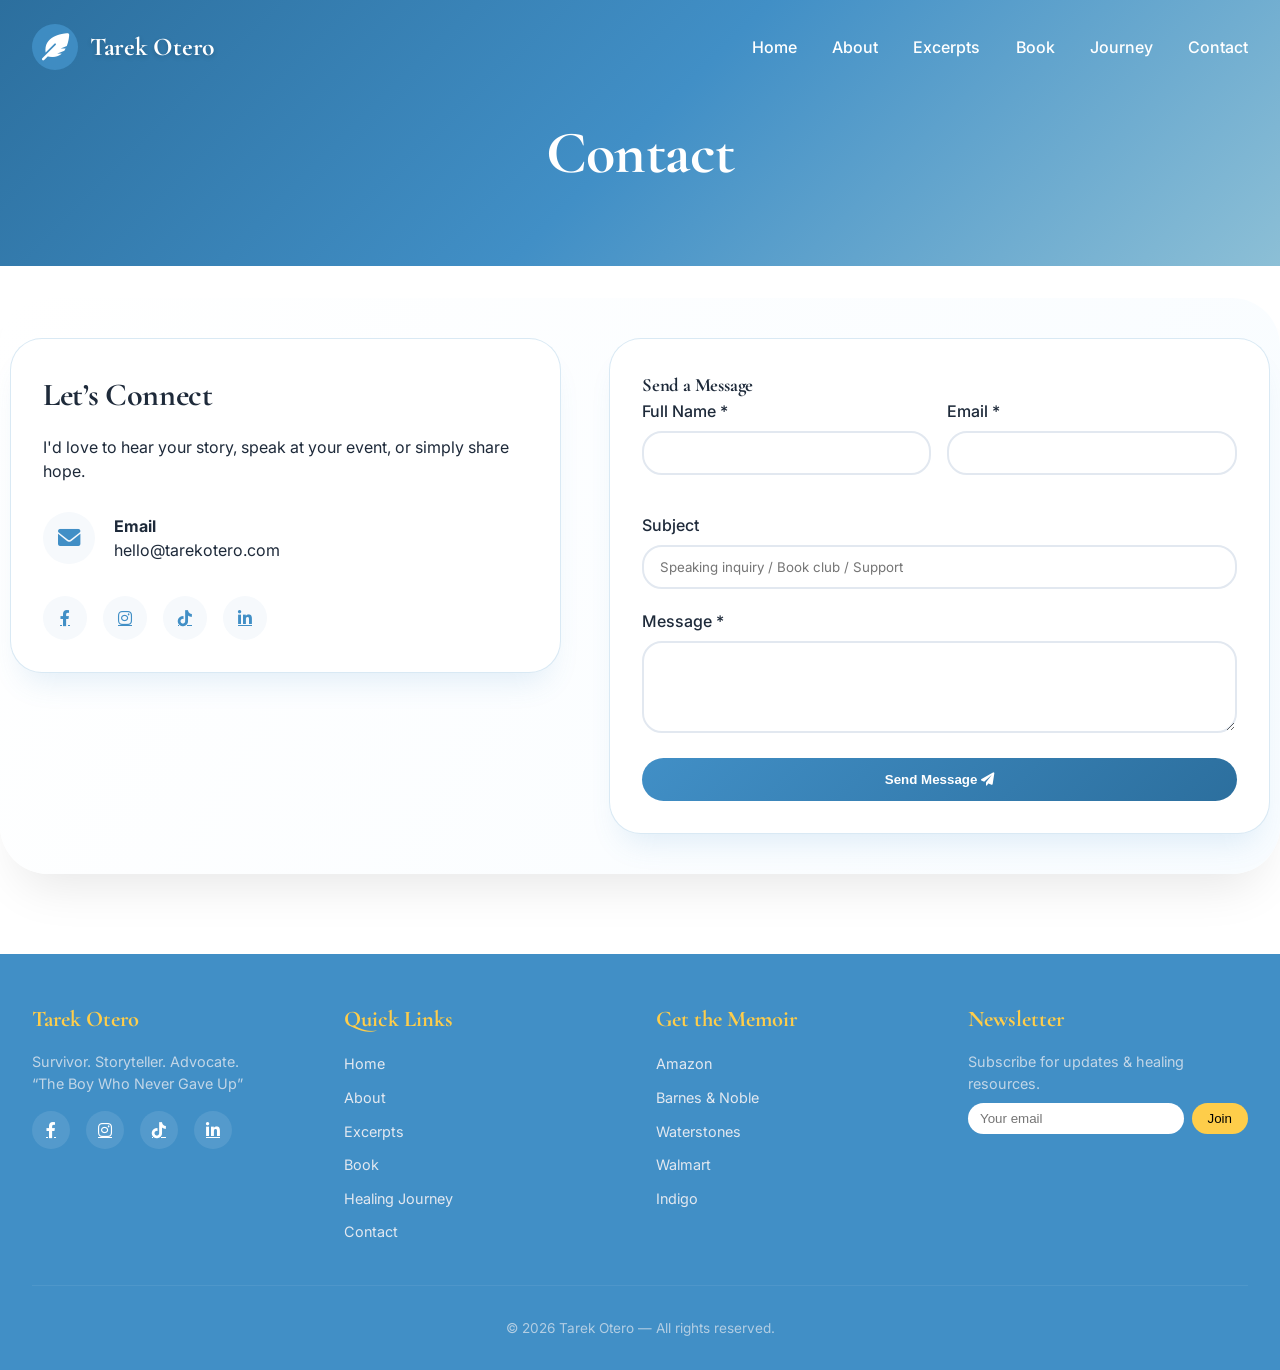
<file: contact.html>
<!DOCTYPE html>
<html lang="en">
<head>
  <meta charset="UTF-8">
  <meta name="viewport" content="width=device-width, initial-scale=1.0, viewport-fit=cover">
  <title>Contact | Tarek Otero </title>
  <link href="https://fonts.googleapis.com/css2?family=Inter:opsz,wght@14..32,300;400;500;600;700&family=Cormorant+Garamond:ital,wght@0,400;0,500;0,600;0,700;1,500;1,600&display=swap" rel="stylesheet">
  <link rel="stylesheet" href="https://cdnjs.cloudflare.com/ajax/libs/font-awesome/6.0.0-beta3/css/all.min.css">
  <link rel="stylesheet" href="https://cdn.jsdelivr.net/npm/swiper@11/swiper-bundle.min.css" />
  <link rel="stylesheet" href="style.css">


</head>
<body>

<nav class="navbar" id="navbar">
  <div class="nav-container">
    <a href="index.html" style="text-decoration: none;" class="logo"><div class="logo-icon"><i class="fas fa-feather-alt"></i></div><span class="logo-text">Tarek Otero</span></a>
    <div class="hamburger" id="hamburger"><i class="fas fa-bars"></i></div>
    <ul class="nav-menu">
      <li><a href="index.html" class="nav-link">Home</a></li>
      <li><a href="about-us.html" class="nav-link">About</a></li>
      <li><a href="excerpts.html" class="nav-link">Excerpts</a></li>
      <li><a href="books.html" class="nav-link">Book</a></li>
      <li><a href="journey.html" class="nav-link">Journey</a></li>
      <li><a href="contact.html" class="nav-link">Contact</a></li>
    </ul>
  </div>
</nav>
<div class="overlay-blur" id="overlayBlur"></div>
<div class="side-menu" id="sideMenu">
  <div class="close-menu" id="closeMenu"><i class="fas fa-times"></i></div>
  <ul class="side-nav-links">
    <li><a href="index.html">Home</a></li>
    <li><a href="about-us.html">About</a></li>
    <li><a href="excerpts.html">Excerpts</a></li>
    <li><a href="books.html">Book</a></li>
    <li><a href="journey.html">Journey</a></li>
    <li><a href="contact.html">Contact</a></li>
  </ul>
</div>

<!-- Hero -->
<section class="about-hero-section">
    <div class="about-hero-container">

        <!-- Content -->
        <div class="about-hero-content">
            <h2 class="about-hero-title" style="text-align: center;">
                Contact
            </h2>
        </div>
    </div>
</section>

<section id="contact" class="container" style="padding: 2rem 0 5rem;">
  <div class="contact-wow">
    <div class="contact-grid">
      <div class="contact-info-card">
        <h3>Let’s Connect</h3>
        <p>I'd love to hear your story, speak at your event, or simply share hope.</p>
        <div class="contact-detail">
          <div class="contact-icon"><i class="fas fa-envelope"></i></div>
          <div><strong>Email</strong><br>hello@tarekotero.com</div>
        </div>
        <!-- <div class="contact-detail">
          <div class="contact-icon"><i class="fas fa-phone-alt"></i></div>
          <div><strong>Phone</strong><br>+1 (800) 555-TAREK</div>
        </div>
        <div class="contact-detail">
          <div class="contact-icon"><i class="fas fa-map-marker-alt"></i></div>
          <div><strong>Speaking</strong><br>Available worldwide (virtual & in-person)</div>
        </div> -->
        <div class="social-icons-contact">
          <a href="#"><i class="fab fa-facebook-f"></i></a>
          <a href="#"><i class="fab fa-instagram"></i></a>
          <a href="#"><i class="fab fa-tiktok"></i></a>
          <a href="#"><i class="fab fa-linkedin-in"></i></a>
        </div>
      </div>
      <div class="contact-form-card">
        <h3>Send a Message</h3>
        <form id="wowContactForm">
          <div class="form-row">
            <div class="form-group"><label>Full Name *</label><input type="text" class="form-control" required></div>
            <div class="form-group"><label>Email *</label><input type="email" class="form-control" required></div>
          </div>
          <div class="form-group"><label>Subject</label><input type="text" class="form-control" placeholder="Speaking inquiry / Book club / Support"></div>
          <div class="form-group"><label>Message *</label><textarea rows="4" class="form-control" required></textarea></div>
          <button type="submit" class="submit-btn-wow">Send Message <i class="fas fa-paper-plane"></i></button>
        </form>
        
      </div>
    </div>
  </div>
</section>


<!-- New Footer -->
<footer class="new-footer">
  <div class="container">
    <div class="footer-grid">
      <div class="footer-col">
        <h4>Tarek Otero</h4>
        <p>Survivor. Storyteller. Advocate.<br>“The Boy Who Never Gave Up”</p>
        <div class="footer-social">
          <a href="#"><i class="fab fa-facebook-f"></i></a>
          <a href="#"><i class="fab fa-instagram"></i></a>
          <a href="#"><i class="fab fa-tiktok"></i></a>
          <a href="#"><i class="fab fa-linkedin-in"></i></a>
        </div>
      </div>
      <div class="footer-col">
        <h4>Quick Links</h4>
        <ul>
          <li><a href="index.html">Home</a></li>
          <li><a href="about-us.html">About</a></li>
          <li><a href="excerpts.html">Excerpts</a></li>
          <li><a href="books.html">Book</a></li>
          <li><a href="journey.html">Healing Journey</a></li>
          <li><a href="contact.html">Contact</a></li>
        </ul>
      </div>
      <div class="footer-col">
        <h4>Get the Memoir</h4>
        <ul>
          <li><a href="#">Amazon</a></li>
          <li><a href="#">Barnes & Noble</a></li>
          <li><a href="#">Waterstones</a></li>
          <li><a href="#">Walmart</a></li>
          <li><a href="#">Indigo</a></li>
        </ul>
      </div>
      <div class="footer-col">
        <h4>Newsletter</h4>
        <p>Subscribe for updates & healing resources.</p>
        <div style="display:flex; gap:0.5rem; margin-top:0.5rem;">
          <input type="email" placeholder="Your email" id="footerEmail" style="flex:1; padding:8px 12px; border-radius:40px; border:none;">
          <button id="footerSubscribeBtn" style="background:var(--accent); border:none; border-radius:40px; padding:8px 16px; cursor:pointer;">Join</button>
        </div>
      </div>
    </div>
    <div class="footer-bottom">
      <p>&copy; 2026 Tarek Otero —  All rights reserved.</p>
    </div>
  </div>
</footer>

<script src="https://cdn.jsdelivr.net/npm/swiper@11/swiper-bundle.min.js"></script>
<script>
  // Navbar scroll
  window.addEventListener('scroll', () => {
    const nav = document.getElementById('navbar');
    if (window.scrollY > 50) nav.classList.add('scrolled');
    else nav.classList.remove('scrolled');
  });

  // Mobile menu
  const hamburger = document.getElementById('hamburger'), sideMenu = document.getElementById('sideMenu'), overlay = document.getElementById('overlayBlur'), closeMenuBtn = document.getElementById('closeMenu');
  function openMenu() { sideMenu.classList.add('active'); overlay.classList.add('active'); }
  function closeMenuFunc() { sideMenu.classList.remove('active'); overlay.classList.remove('active'); }
  hamburger?.addEventListener('click', openMenu);
  closeMenuBtn?.addEventListener('click', closeMenuFunc);
  overlay?.addEventListener('click', closeMenuFunc);
  document.querySelectorAll('.side-nav-links a').forEach(link => link.addEventListener('click', closeMenuFunc));

  // Smooth scroll
  document.querySelectorAll('a[href^="#"]').forEach(anchor => {
    anchor.addEventListener('click', function(e) {
      const targetId = this.getAttribute('href');
      if (targetId === "#" || targetId === "") return;
      const target = document.querySelector(targetId);
      if (target) { e.preventDefault(); target.scrollIntoView({ behavior: 'smooth' }); }
    });
  });

  // Generate 31 images for Swiper
  const swiperWrapper = document.getElementById('swiperWrapper');
  const imageCount = 5;
  const images = [];
  for (let i = 2; i <= imageCount; i++) {
    const slide = document.createElement('div');
    slide.classList.add('swiper-slide');
    const img = document.createElement('img');
    img.src = `images/image${i}.webp`;
    img.alt = `Book page ${i}`;
    img.onerror = function() { this.src = 'https://placehold.co/800x1000?text=Page+'+i; };
    slide.appendChild(img);
    swiperWrapper.appendChild(slide);
    images.push(img);
  }

  // Initialize Swiper (draggable, no autoplay)
  const swiper = new Swiper('.bookSwiper', {
    slidesPerView: 1,
    spaceBetween: 20,
    navigation: {
      nextEl: '.swiper-button-next',
      prevEl: '.swiper-button-prev',
    },
    pagination: {
      el: '.swiper-pagination',
      clickable: true,
    },
    breakpoints: {
      640: { slidesPerView: 2 },
      1024: { slidesPerView: 3 },
    },
    loop: false,
    autoplay: false,
    grabCursor: true,
  });

  // Lightbox logic
  const lightbox = document.getElementById('lightbox');
  const lightboxImg = document.getElementById('lightboxImg');
  const closeLightbox = document.getElementById('closeLightbox');
  
  function openLightbox(imgSrc) {
    lightboxImg.src = imgSrc;
    lightbox.classList.add('active');
    document.body.style.overflow = 'hidden';
  }
  function closeLightboxFunc() {
    lightbox.classList.remove('active');
    document.body.style.overflow = '';
  }
  // Attach click event to all carousel images (including dynamically loaded)
  function attachLightboxToImages() {
    document.querySelectorAll('.swiper-slide img').forEach(img => {
      img.removeEventListener('click', img.clickHandler);
      img.clickHandler = () => openLightbox(img.src);
      img.addEventListener('click', img.clickHandler);
    });
  }
  attachLightboxToImages();
  // Observe changes if any (Swiper might duplicate, but safe)
  const observer = new MutationObserver(() => attachLightboxToImages());
  observer.observe(swiperWrapper, { childList: true, subtree: true });
  
  closeLightbox.addEventListener('click', closeLightboxFunc);
  lightbox.addEventListener('click', (e) => {
    if (e.target === lightbox) closeLightboxFunc();
  });

  // Form handlers
  document.getElementById('wowContactForm')?.addEventListener('submit', (e) => { e.preventDefault(); alert("Thank you, Tarek will reply within 48 hours."); e.target.reset(); });
  document.getElementById('newsletterBtn')?.addEventListener('click', () => { let email = document.getElementById('newsletterEmail').value; if(email) alert(`Thanks ${email}! You're now on the list.`); else alert("Please enter a valid email."); });
  document.getElementById('footerSubscribeBtn')?.addEventListener('click', () => { let email = document.getElementById('footerEmail').value; if(email) alert(`Thanks ${email}! You're now subscribed.`); else alert("Enter email address."); });

  // Fade-up observer
  const faders = document.querySelectorAll('.about-grid, .hover-cards, .chapter-grid, .journey-steps, .quote-block, .carousel-section, .memoir-luxury-card, .contact-wow');
  const obs = new IntersectionObserver((entries) => { entries.forEach(e => { if(e.isIntersecting) e.target.classList.add('appear'); }); }, { threshold: 0.1 });
  faders.forEach(el => { el.classList.add('fade-up'); obs.observe(el); });
</script>
</body>
</html>
</file>
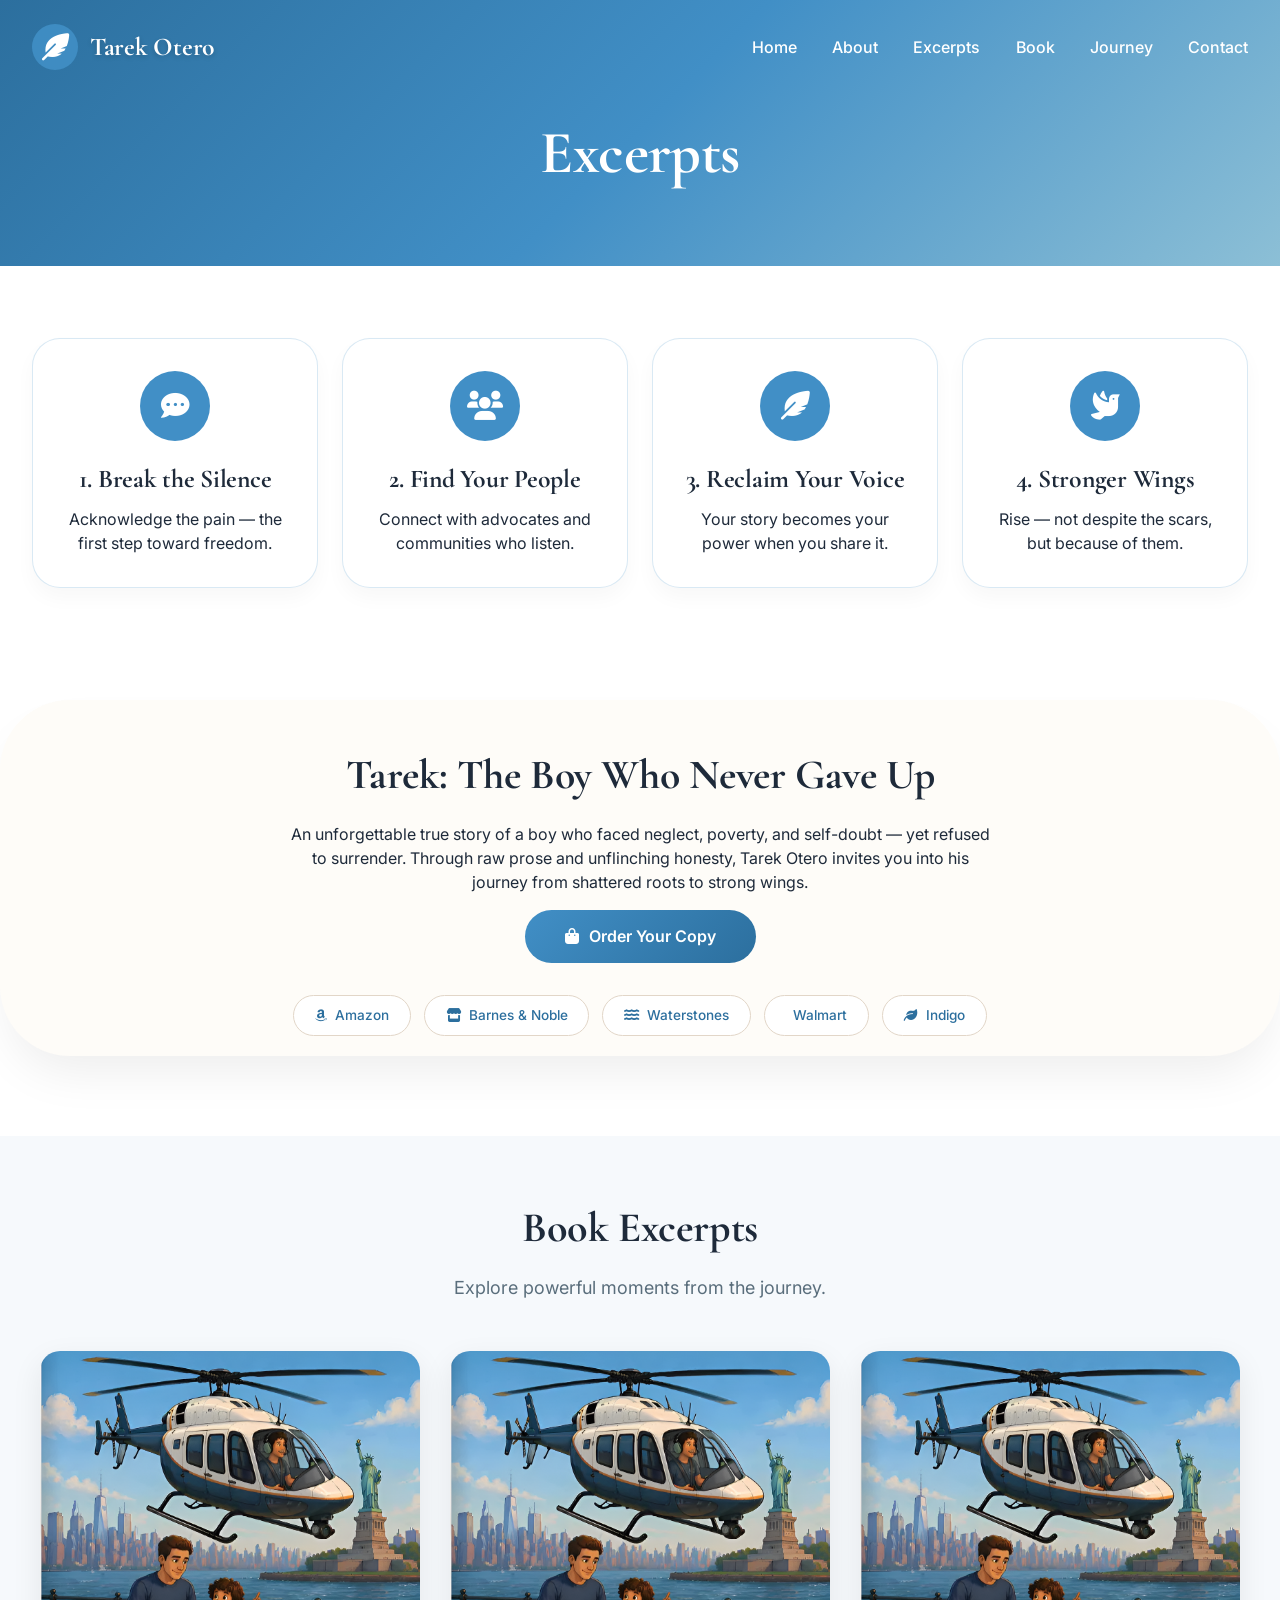
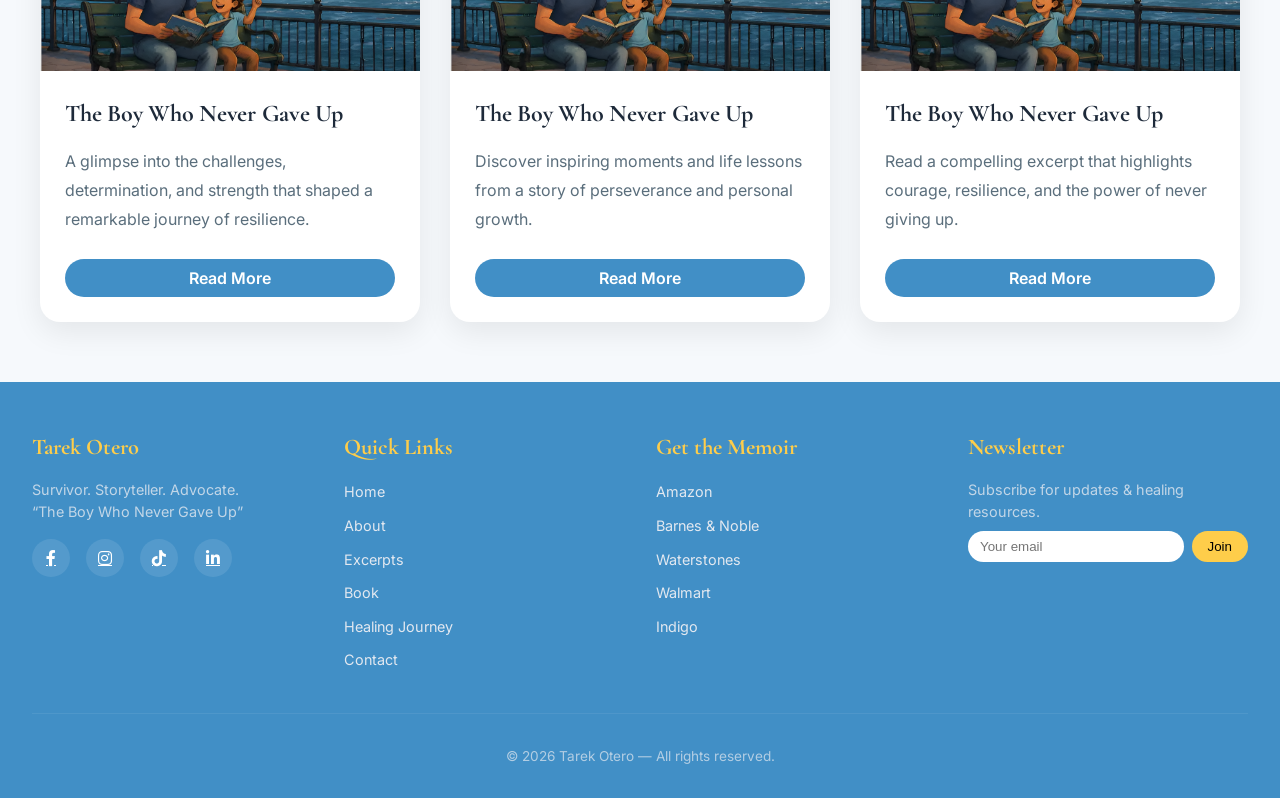
<file: excerpts.html>
<!DOCTYPE html>
<html lang="en">
<head>
  <meta charset="UTF-8">
  <meta name="viewport" content="width=device-width, initial-scale=1.0, viewport-fit=cover">
  <title>Excerpts | Tarek Otero </title>
  <link href="https://fonts.googleapis.com/css2?family=Inter:opsz,wght@14..32,300;400;500;600;700&family=Cormorant+Garamond:ital,wght@0,400;0,500;0,600;0,700;1,500;1,600&display=swap" rel="stylesheet">
  <link rel="stylesheet" href="https://cdnjs.cloudflare.com/ajax/libs/font-awesome/6.0.0-beta3/css/all.min.css">
  <link rel="stylesheet" href="https://cdn.jsdelivr.net/npm/swiper@11/swiper-bundle.min.css" />
  <link rel="stylesheet" href="style.css">


</head>
<body>

<nav class="navbar" id="navbar">
  <div class="nav-container">
    <a href="index.html" style="text-decoration: none;" class="logo"><div class="logo-icon"><i class="fas fa-feather-alt"></i></div><span class="logo-text">Tarek Otero</span></a>
    <div class="hamburger" id="hamburger"><i class="fas fa-bars"></i></div>
    <ul class="nav-menu">
      <li><a href="index.html" class="nav-link">Home</a></li>
      <li><a href="about-us.html" class="nav-link">About</a></li>
      <li><a href="excerpts.html" class="nav-link">Excerpts</a></li>
      <li><a href="books.html" class="nav-link">Book</a></li>
      <li><a href="journey.html" class="nav-link">Journey</a></li>
      <li><a href="contact.html" class="nav-link">Contact</a></li>
    </ul>
  </div>
</nav>
<div class="overlay-blur" id="overlayBlur"></div>
<div class="side-menu" id="sideMenu">
  <div class="close-menu" id="closeMenu"><i class="fas fa-times"></i></div>
  <ul class="side-nav-links">
    <li><a href="index.html">Home</a></li>
    <li><a href="about-us.html">About</a></li>
    <li><a href="excerpts.html">Excerpts</a></li>
    <li><a href="books.html">Book</a></li>
    <li><a href="journey.html">Journey</a></li>
    <li><a href="contact.html">Contact</a></li>
  </ul>
</div>

<!-- Hero -->
<section class="about-hero-section">
    <div class="about-hero-container">

        <!-- Content -->
        <div class="about-hero-content">
            <h2 class="about-hero-title" style="text-align: center;">
                Excerpts
            </h2>
        </div>
    </div>
</section>
<!-- Hover Cards -->
<!-- <section id="excerpts" class="chapter-enhanced">
  <div class="container">
    <div class="chapter-grid">
      <div class="chapter-left">
        <span class="chapter-tag"><i class="fas fa-book-open"></i> Chapter 1 · The Boy who never gave up</span>
        <p class="excerpt-paragraph">“I learned early that silence was a shield. But shields also hide the wounds. Looking back, I realise that the absence of care was louder than any scream. We ran barefoot, hungry for attention, but no one was watching.”</p>
        <p class="excerpt-paragraph">“Dad's old bread truck became our escape, our prison, our everything. One afternoon, a match was struck – not out of malice, but out of a child's longing to feel something. The fire that almost consumed us taught me a lesson: sometimes you have to burn to be reborn.”</p>
        <div><i class="fas fa-feather-alt" style="color:var(--primary);"></i> <span style="font-size:0.85rem;"> — raw, resilient, real</span></div>
      </div>
      <div class="chapter-right"><div class="book-image-frame"><img src="images/book.webp" alt="Book cover" onerror="this.src='https://placehold.co/400x500?text=Tarek+Book+Cover'"></div></div>
    </div>
  </div>
</section> -->

<!-- Healing Journey -->
<section id="journey">
  <div class="container">
    <div class="journey-steps">
      <div class="step"><div class="step-icon"><i class="fas fa-comment-dots"></i></div><h3>1. Break the Silence</h3><p>Acknowledge the pain — the first step toward freedom.</p></div>
      <div class="step"><div class="step-icon"><i class="fas fa-users"></i></div><h3>2. Find Your People</h3><p>Connect with advocates and communities who listen.</p></div>
      <div class="step"><div class="step-icon"><i class="fas fa-feather-alt"></i></div><h3>3. Reclaim Your Voice</h3><p>Your story becomes your power when you share it.</p></div>
      <div class="step"><div class="step-icon"><i class="fas fa-dove"></i></div><h3>4. Stronger Wings</h3><p>Rise — not despite the scars, but because of them.</p></div>
    </div>
  </div>
</section>

<!-- Memoir Section -->
<section id="book" style="padding-top:0;">
  <div class="container">
    <div class="memoir-luxury-card">
      <div class="butterfly-icon-row"><i class="fas fa-butterfly"></i><i class="fas fa-butterfly"></i><i class="fas fa-butterfly"></i></div>
      <h3 style="font-size:2.6rem;">Tarek: The Boy Who Never Gave Up</h3>
      <p style="max-width:700px; margin:1rem auto;">An unforgettable true story of a boy who faced neglect, poverty, and self-doubt — yet refused to surrender. Through raw prose and unflinching honesty, Tarek Otero invites you into his journey from shattered roots to strong wings.</p>
      <a href="contact.html" class="btn-luxury"><i class="fas fa-shopping-bag"></i> Order Your Copy</a>
      <div class="store-badge-luxury">
        <a href="#"><i class="fab fa-amazon"></i> Amazon</a>
        <a href="#"><i class="fas fa-store"></i> Barnes & Noble</a>
        <a href="#"><i class="fas fa-water"></i> Waterstones</a>
        <a href="#"><i class="fab fa-walmart"></i> Walmart</a>
        <a href="#"><i class="fas fa-leaf"></i> Indigo</a>
      </div>
    </div>
  </div>
</section>

<section class="excerpts-section">
    <div class="excerpts-container">

        <div class="excerpts-header">
            <h2 class="excerpts-title">Book Excerpts</h2>
            <p class="excerpts-subtitle">
                Explore powerful moments from the journey.
            </p>
        </div>

        <div class="excerpts-grid">

            <!-- Card 1 -->
            <div class="excerpts-card">
                <div class="excerpts-image">
                    <img src="images/book-cover.webp" alt="Book Cover">
                </div>

                <div class="excerpts-content">
                    <h3 class="excerpts-book-title">
                        The Boy Who Never Gave Up
                    </h3>

                    <p class="excerpts-description">
                        A glimpse into the challenges, determination, and strength
                        that shaped a remarkable journey of resilience.
                    </p>

                    <a href="books.html" class="excerpts-btn">
                        Read More
                    </a>
                </div>
            </div>

            <!-- Card 2 -->
            <div class="excerpts-card">
                <div class="excerpts-image">
                    <img src="images/book-cover.webp" alt="Book Cover">
                </div>

                <div class="excerpts-content">
                    <h3 class="excerpts-book-title">
                        The Boy Who Never Gave Up
                    </h3>

                    <p class="excerpts-description">
                        Discover inspiring moments and life lessons from a story
                        of perseverance and personal growth.
                    </p>

                    <a href="books.html" class="excerpts-btn">
                        Read More
                    </a>
                </div>
            </div>

            <!-- Card 3 -->
            <div class="excerpts-card">
                <div class="excerpts-image">
                    <img src="images/book-cover.webp" alt="Book Cover">
                </div>

                <div class="excerpts-content">
                    <h3 class="excerpts-book-title">
                        The Boy Who Never Gave Up
                    </h3>

                    <p class="excerpts-description">
                        Read a compelling excerpt that highlights courage,
                        resilience, and the power of never giving up.
                    </p>

                    <a href="books.html" class="excerpts-btn">
                        Read More
                    </a>
                </div>
            </div>

        </div>

    </div>
</section>

<!-- New Footer -->
<footer class="new-footer">
  <div class="container">
    <div class="footer-grid">
      <div class="footer-col">
        <h4>Tarek Otero</h4>
        <p>Survivor. Storyteller. Advocate.<br>“The Boy Who Never Gave Up”</p>
        <div class="footer-social">
          <a href="#"><i class="fab fa-facebook-f"></i></a>
          <a href="#"><i class="fab fa-instagram"></i></a>
          <a href="#"><i class="fab fa-tiktok"></i></a>
          <a href="#"><i class="fab fa-linkedin-in"></i></a>
        </div>
      </div>
      <div class="footer-col">
        <h4>Quick Links</h4>
        <ul>
          <li><a href="index.html">Home</a></li>
          <li><a href="about-us.html">About</a></li>
          <li><a href="excerpts.html">Excerpts</a></li>
          <li><a href="books.html">Book</a></li>
          <li><a href="journey.html">Healing Journey</a></li>
          <li><a href="contact.html">Contact</a></li>
        </ul>
      </div>
      <div class="footer-col">
        <h4>Get the Memoir</h4>
        <ul>
          <li><a href="#">Amazon</a></li>
          <li><a href="#">Barnes & Noble</a></li>
          <li><a href="#">Waterstones</a></li>
          <li><a href="#">Walmart</a></li>
          <li><a href="#">Indigo</a></li>
        </ul>
      </div>
      <div class="footer-col">
        <h4>Newsletter</h4>
        <p>Subscribe for updates & healing resources.</p>
        <div style="display:flex; gap:0.5rem; margin-top:0.5rem;">
          <input type="email" placeholder="Your email" id="footerEmail" style="flex:1; padding:8px 12px; border-radius:40px; border:none;">
          <button id="footerSubscribeBtn" style="background:var(--accent); border:none; border-radius:40px; padding:8px 16px; cursor:pointer;">Join</button>
        </div>
      </div>
    </div>
    <div class="footer-bottom">
      <p>&copy; 2026 Tarek Otero —  All rights reserved.</p>
    </div>
  </div>
</footer>

<script src="https://cdn.jsdelivr.net/npm/swiper@11/swiper-bundle.min.js"></script>
<script>
  // Navbar scroll
  window.addEventListener('scroll', () => {
    const nav = document.getElementById('navbar');
    if (window.scrollY > 50) nav.classList.add('scrolled');
    else nav.classList.remove('scrolled');
  });

  // Mobile menu
  const hamburger = document.getElementById('hamburger'), sideMenu = document.getElementById('sideMenu'), overlay = document.getElementById('overlayBlur'), closeMenuBtn = document.getElementById('closeMenu');
  function openMenu() { sideMenu.classList.add('active'); overlay.classList.add('active'); }
  function closeMenuFunc() { sideMenu.classList.remove('active'); overlay.classList.remove('active'); }
  hamburger?.addEventListener('click', openMenu);
  closeMenuBtn?.addEventListener('click', closeMenuFunc);
  overlay?.addEventListener('click', closeMenuFunc);
  document.querySelectorAll('.side-nav-links a').forEach(link => link.addEventListener('click', closeMenuFunc));

  // Smooth scroll
  document.querySelectorAll('a[href^="#"]').forEach(anchor => {
    anchor.addEventListener('click', function(e) {
      const targetId = this.getAttribute('href');
      if (targetId === "#" || targetId === "") return;
      const target = document.querySelector(targetId);
      if (target) { e.preventDefault(); target.scrollIntoView({ behavior: 'smooth' }); }
    });
  });

  // Generate 31 images for Swiper
  const swiperWrapper = document.getElementById('swiperWrapper');
  const imageCount = 5;
  const images = [];
  for (let i = 2; i <= imageCount; i++) {
    const slide = document.createElement('div');
    slide.classList.add('swiper-slide');
    const img = document.createElement('img');
    img.src = `images/image${i}.webp`;
    img.alt = `Book page ${i}`;
    img.onerror = function() { this.src = 'https://placehold.co/800x1000?text=Page+'+i; };
    slide.appendChild(img);
    swiperWrapper.appendChild(slide);
    images.push(img);
  }

  // Initialize Swiper (draggable, no autoplay)
  const swiper = new Swiper('.bookSwiper', {
    slidesPerView: 1,
    spaceBetween: 20,
    navigation: {
      nextEl: '.swiper-button-next',
      prevEl: '.swiper-button-prev',
    },
    pagination: {
      el: '.swiper-pagination',
      clickable: true,
    },
    breakpoints: {
      640: { slidesPerView: 2 },
      1024: { slidesPerView: 3 },
    },
    loop: false,
    autoplay: false,
    grabCursor: true,
  });

  // Lightbox logic
  const lightbox = document.getElementById('lightbox');
  const lightboxImg = document.getElementById('lightboxImg');
  const closeLightbox = document.getElementById('closeLightbox');
  
  function openLightbox(imgSrc) {
    lightboxImg.src = imgSrc;
    lightbox.classList.add('active');
    document.body.style.overflow = 'hidden';
  }
  function closeLightboxFunc() {
    lightbox.classList.remove('active');
    document.body.style.overflow = '';
  }
  // Attach click event to all carousel images (including dynamically loaded)
  function attachLightboxToImages() {
    document.querySelectorAll('.swiper-slide img').forEach(img => {
      img.removeEventListener('click', img.clickHandler);
      img.clickHandler = () => openLightbox(img.src);
      img.addEventListener('click', img.clickHandler);
    });
  }
  attachLightboxToImages();
  // Observe changes if any (Swiper might duplicate, but safe)
  const observer = new MutationObserver(() => attachLightboxToImages());
  observer.observe(swiperWrapper, { childList: true, subtree: true });
  
  closeLightbox.addEventListener('click', closeLightboxFunc);
  lightbox.addEventListener('click', (e) => {
    if (e.target === lightbox) closeLightboxFunc();
  });

  // Form handlers
  document.getElementById('wowContactForm')?.addEventListener('submit', (e) => { e.preventDefault(); alert("Thank you, Tarek will reply within 48 hours."); e.target.reset(); });
  document.getElementById('newsletterBtn')?.addEventListener('click', () => { let email = document.getElementById('newsletterEmail').value; if(email) alert(`Thanks ${email}! You're now on the list.`); else alert("Please enter a valid email."); });
  document.getElementById('footerSubscribeBtn')?.addEventListener('click', () => { let email = document.getElementById('footerEmail').value; if(email) alert(`Thanks ${email}! You're now subscribed.`); else alert("Enter email address."); });

  // Fade-up observer
  const faders = document.querySelectorAll('.about-grid, .hover-cards, .chapter-grid, .journey-steps, .quote-block, .carousel-section, .memoir-luxury-card, .contact-wow');
  const obs = new IntersectionObserver((entries) => { entries.forEach(e => { if(e.isIntersecting) e.target.classList.add('appear'); }); }, { threshold: 0.1 });
  faders.forEach(el => { el.classList.add('fade-up'); obs.observe(el); });
</script>
</body>
</html>
</file>
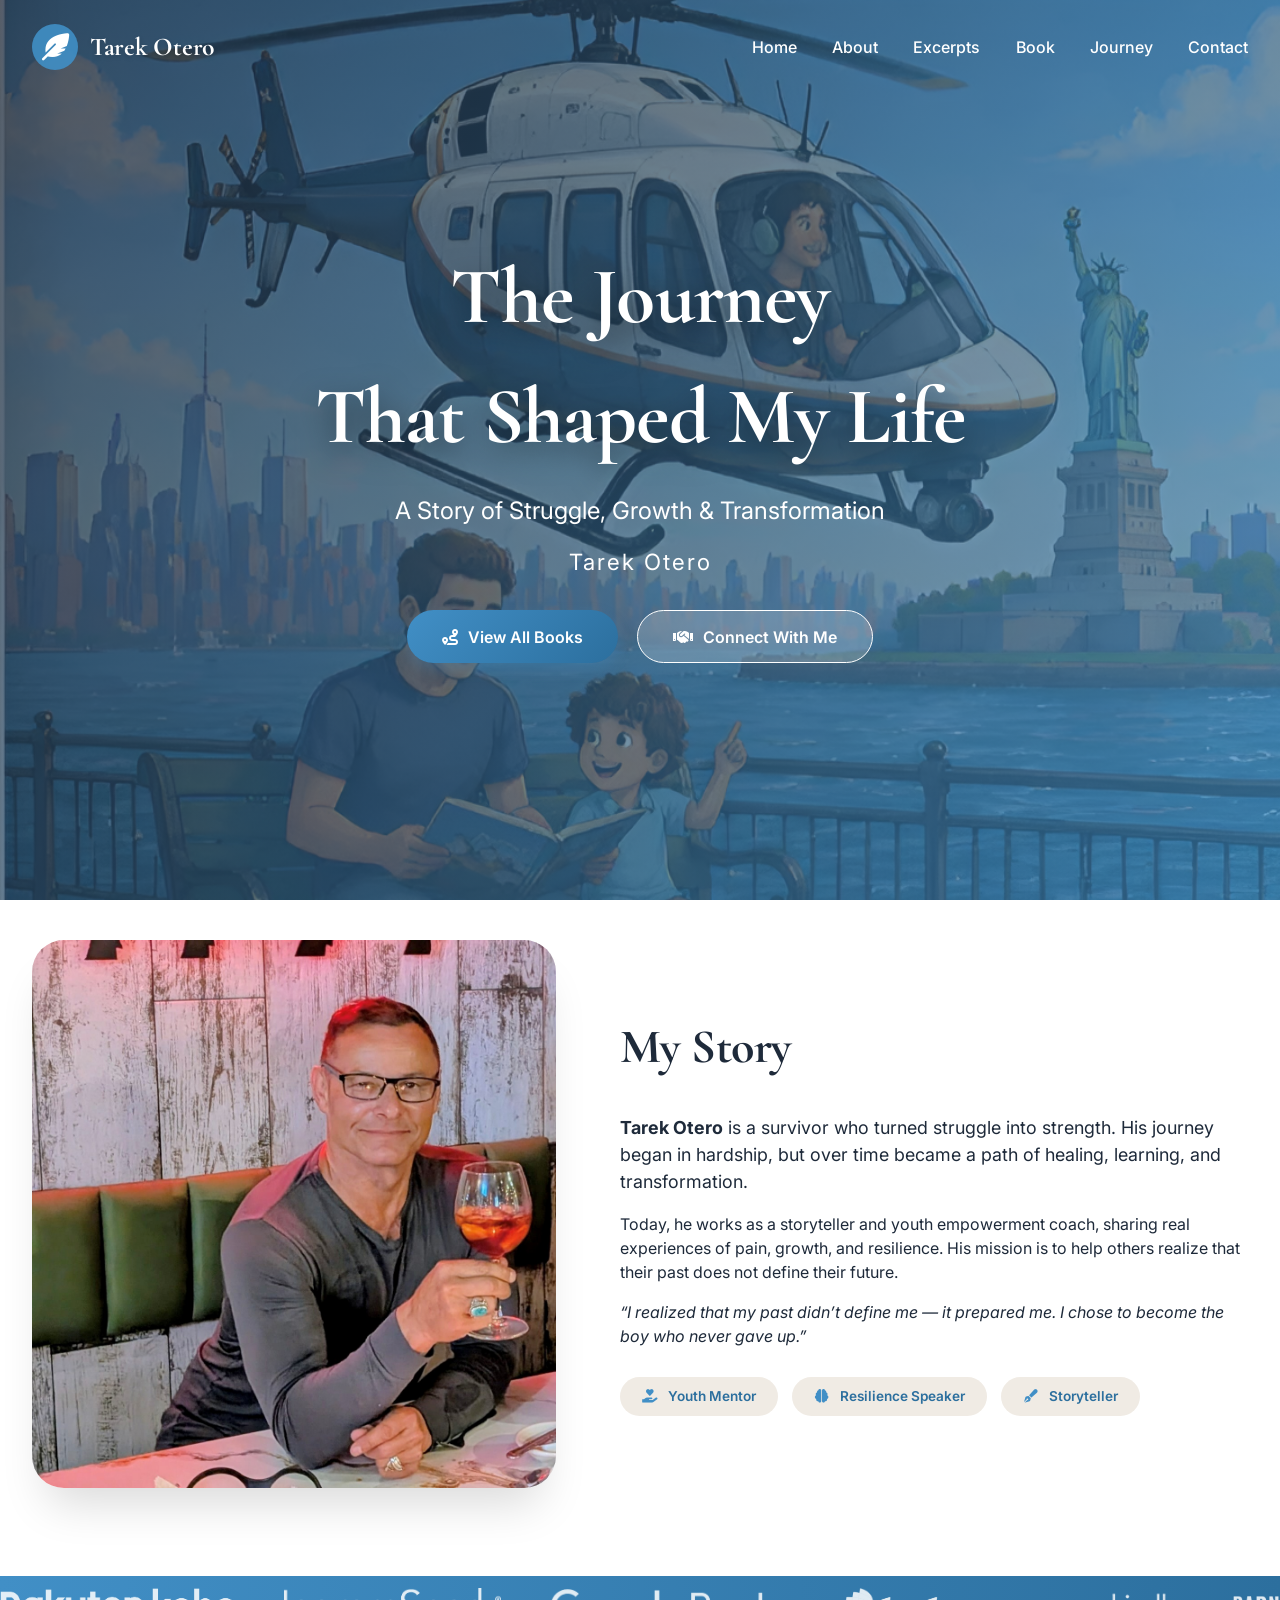
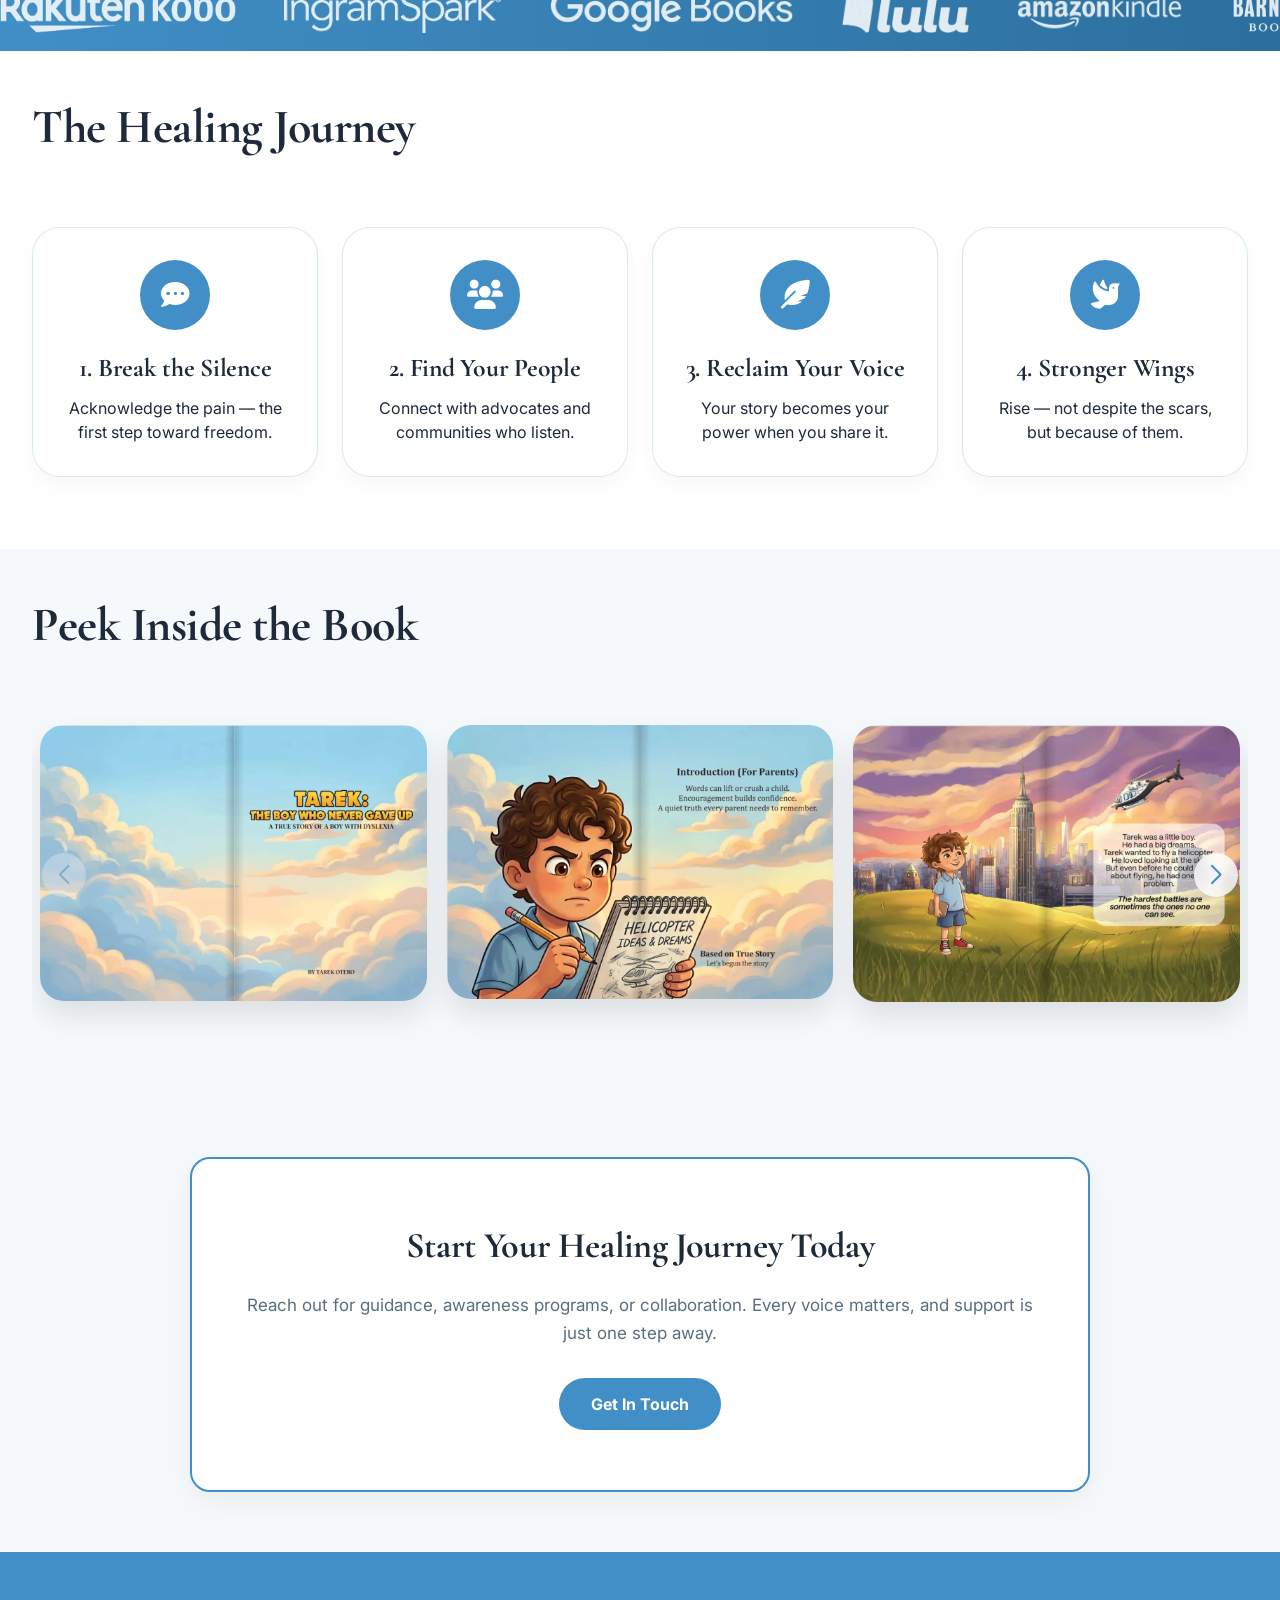
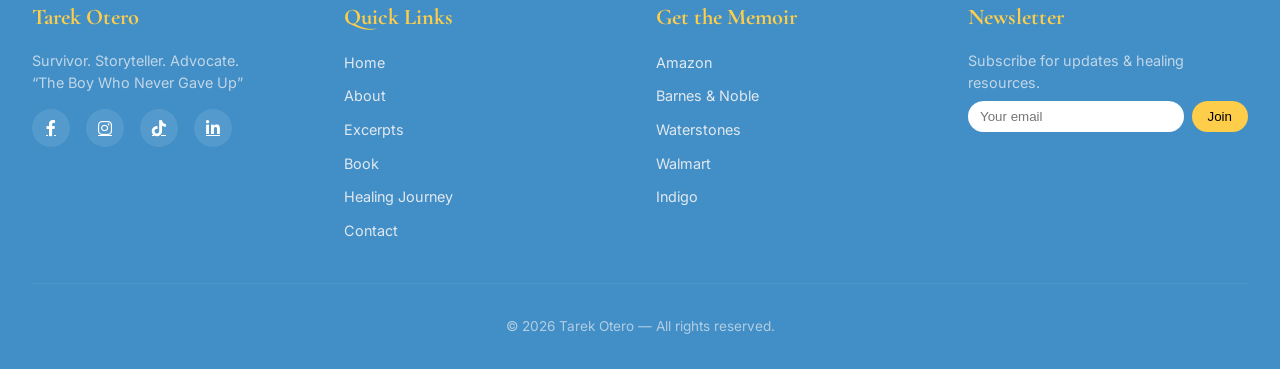
<file: journey.html>
<!DOCTYPE html>
<html lang="en">
<head>
  <meta charset="UTF-8">
  <meta name="viewport" content="width=device-width, initial-scale=1.0, viewport-fit=cover">
  <title>Healing Journey | Tarek Otero</title>
  <link href="https://fonts.googleapis.com/css2?family=Inter:opsz,wght@14..32,300;400;500;600;700&family=Cormorant+Garamond:ital,wght@0,400;0,500;0,600;0,700;1,500;1,600&display=swap" rel="stylesheet">
  <link rel="stylesheet" href="https://cdnjs.cloudflare.com/ajax/libs/font-awesome/6.0.0-beta3/css/all.min.css">
  <link rel="stylesheet" href="https://cdn.jsdelivr.net/npm/swiper@11/swiper-bundle.min.css" />
  <link rel="stylesheet" href="style.css">


</head>
<body>

<nav class="navbar" id="navbar">
  <div class="nav-container">
    <a href="index.html" style="text-decoration: none;" class="logo"><div class="logo-icon"><i class="fas fa-feather-alt"></i></div><span class="logo-text">Tarek Otero</span></a>
    <div class="hamburger" id="hamburger"><i class="fas fa-bars"></i></div>
    <ul class="nav-menu">
      <li><a href="index.html" class="nav-link">Home</a></li>
      <li><a href="about-us.html" class="nav-link">About</a></li>
      <li><a href="excerpts.html" class="nav-link">Excerpts</a></li>
      <li><a href="books.html" class="nav-link">Book</a></li>
      <li><a href="journey.html" class="nav-link">Journey</a></li>
      <li><a href="contact.html" class="nav-link">Contact</a></li>
    </ul>
  </div>
</nav>
<div class="overlay-blur" id="overlayBlur"></div>
<div class="side-menu" id="sideMenu">
  <div class="close-menu" id="closeMenu"><i class="fas fa-times"></i></div>
  <ul class="side-nav-links">
    <li><a href="index.html">Home</a></li>
    <li><a href="about-us.html">About</a></li>
    <li><a href="excerpts.html">Excerpts</a></li>
    <li><a href="books.html">Book</a></li>
    <li><a href="journey.html">Journey</a></li>
    <li><a href="contact.html">Contact</a></li>
  </ul>
</div>

<!-- Hero -->
<section id="journey" class="hero">
  <div class="hero-content">

    <h1 class="hero-title">
      The Journey <br> That Shaped My Life
    </h1>

    <p class="hero-sub">
      A Story of Struggle, Growth & Transformation
    </p>

    <p class="hero-author">
      Tarek Otero
    </p>

    <div class="hero-buttons" style="display: flex; gap: 1.2rem; justify-content: center; flex-wrap: wrap;">
      <a href="books.html" class="btn btn-primary">
        <i class="fas fa-route"></i> View All Books
      </a>

      <a href="contact.html" class="btn btn-outline">
        <i class="fas fa-handshake"></i> Connect With Me
      </a>
    </div>

  </div>
</section>

<!-- About + Stats -->
<section id="journey-about">
  <div class="container">

    <div class="about-grid">

      <div class="about-img">
        <img src="images/author.jpeg" alt="Tarek Otero"
        onerror="this.src='https://placehold.co/600x700?text=Tarek+Otero'">
      </div>

      <div class="about-text">

        <h2 class="section-title">My Story</h2>

        <p style="font-size:1.12rem; margin-bottom:1rem;">
          <strong>Tarek Otero</strong> is a survivor who turned struggle into strength.
          His journey began in hardship, but over time became a path of healing,
          learning, and transformation.
        </p>

        <p>
          Today, he works as a storyteller and youth empowerment coach, sharing real experiences
          of pain, growth, and resilience. His mission is to help others realize that their past
          does not define their future.
        </p>

        <p style="margin-top: 1rem;">
          <em>
            “I realized that my past didn’t define me — it prepared me. I chose to become the boy who never gave up.”
          </em>
        </p>

        <div class="badge-group">
          <span class="badge"><i class="fas fa-hand-holding-heart"></i> Youth Mentor</span>
          <span class="badge"><i class="fas fa-brain"></i> Resilience Speaker</span>
          <span class="badge"><i class="fas fa-pen-fancy"></i> Storyteller</span>
        </div>

      </div>

    </div>
  </div>
</section>

<!-- Marquee -->
<div class="marquee-section"><div class="marquee-container"><div class="marquee-track">
  <img src="images/Rakuten-Kobo-logo.png" alt="Kobo" onerror="this.style.display='none'">
  <img src="images/IngramSpark.jpg" alt="IngramSpark" onerror="this.style.display='none'">
  <img src="images/Google-Books.png" alt="Google Books">
  <img src="images/Lulu-logo.png" alt="Lulu">
  <img src="images/amazon-kindle.webp" alt="Kindle">
  <img src="images/Barnes&Noble.png" alt="Barnes & Noble">
  <img src="images/Rakuten-Kobo-logo.png" alt="Kobo">
  <img src="images/IngramSpark.jpg" alt="IngramSpark">
</div></div></div>

<!-- Healing Journey -->
<section id="journey">
  <div class="container">
    <h2 class="section-title">The Healing Journey</h2>
    <div class="journey-steps">
      <div class="step"><div class="step-icon"><i class="fas fa-comment-dots"></i></div><h3>1. Break the Silence</h3><p>Acknowledge the pain — the first step toward freedom.</p></div>
      <div class="step"><div class="step-icon"><i class="fas fa-users"></i></div><h3>2. Find Your People</h3><p>Connect with advocates and communities who listen.</p></div>
      <div class="step"><div class="step-icon"><i class="fas fa-feather-alt"></i></div><h3>3. Reclaim Your Voice</h3><p>Your story becomes your power when you share it.</p></div>
      <div class="step"><div class="step-icon"><i class="fas fa-dove"></i></div><h3>4. Stronger Wings</h3><p>Rise — not despite the scars, but because of them.</p></div>
    </div>
  </div>
</section>

<!-- Carousel (Swiper, draggable, no autoplay) + Lightbox -->
<section class="carousel-section">
  <div class="container">
    <h2 class="section-title">Peek Inside the Book</h2>
    <div class="swiper bookSwiper">
      <div class="swiper-wrapper" id="swiperWrapper">
        <!-- 31 images will be injected via JS -->
      </div>
      <div class="swiper-button-next"></div>
      <div class="swiper-button-prev"></div>
      <div class="swiper-pagination"></div>
    </div>
  </div>
</section>

<!-- Lightbox Modal -->
<div id="lightbox" class="lightbox-modal">
  <button class="close-lightbox" id="closeLightbox">&times;</button>
  <img class="lightbox-img" id="lightboxImg" alt="Book page enlarged">
</div>

<!-- Memoir Section -->
<section class="cta-section">
    <div class="cta-container">

        <div class="cta-box">

            <h2 class="cta-title">
                Start Your Healing Journey Today
            </h2>

            <p class="cta-description">
                Reach out for guidance, awareness programs, or collaboration.
                Every voice matters, and support is just one step away.
            </p>

            <a href="contact.html" class="cta-button">
                Get In Touch
            </a>

        </div>

    </div>
</section>


<!-- New Footer -->
<footer class="new-footer">
  <div class="container">
    <div class="footer-grid">
      <div class="footer-col">
        <h4>Tarek Otero</h4>
        <p>Survivor. Storyteller. Advocate.<br>“The Boy Who Never Gave Up”</p>
        <div class="footer-social">
          <a href="#"><i class="fab fa-facebook-f"></i></a>
          <a href="#"><i class="fab fa-instagram"></i></a>
          <a href="#"><i class="fab fa-tiktok"></i></a>
          <a href="#"><i class="fab fa-linkedin-in"></i></a>
        </div>
      </div>
      <div class="footer-col">
        <h4>Quick Links</h4>
        <ul>
          <li><a href="index.html">Home</a></li>
          <li><a href="about-us.html">About</a></li>
          <li><a href="excerpts.html">Excerpts</a></li>
          <li><a href="books.html">Book</a></li>
          <li><a href="journey.html">Healing Journey</a></li>
          <li><a href="contact.html">Contact</a></li>
        </ul>
      </div>
      <div class="footer-col">
        <h4>Get the Memoir</h4>
        <ul>
          <li><a href="#">Amazon</a></li>
          <li><a href="#">Barnes & Noble</a></li>
          <li><a href="#">Waterstones</a></li>
          <li><a href="#">Walmart</a></li>
          <li><a href="#">Indigo</a></li>
        </ul>
      </div>
      <div class="footer-col">
        <h4>Newsletter</h4>
        <p>Subscribe for updates & healing resources.</p>
        <div style="display:flex; gap:0.5rem; margin-top:0.5rem;">
          <input type="email" placeholder="Your email" id="footerEmail" style="flex:1; padding:8px 12px; border-radius:40px; border:none;">
          <button id="footerSubscribeBtn" style="background:var(--accent); border:none; border-radius:40px; padding:8px 16px; cursor:pointer;">Join</button>
        </div>
      </div>
    </div>
    <div class="footer-bottom">
      <p>&copy; 2026 Tarek Otero —  All rights reserved.</p>
    </div>
  </div>
</footer>

<script src="https://cdn.jsdelivr.net/npm/swiper@11/swiper-bundle.min.js"></script>
<script>
  // Navbar scroll
  window.addEventListener('scroll', () => {
    const nav = document.getElementById('navbar');
    if (window.scrollY > 50) nav.classList.add('scrolled');
    else nav.classList.remove('scrolled');
  });

  // Mobile menu
  const hamburger = document.getElementById('hamburger'), sideMenu = document.getElementById('sideMenu'), overlay = document.getElementById('overlayBlur'), closeMenuBtn = document.getElementById('closeMenu');
  function openMenu() { sideMenu.classList.add('active'); overlay.classList.add('active'); }
  function closeMenuFunc() { sideMenu.classList.remove('active'); overlay.classList.remove('active'); }
  hamburger?.addEventListener('click', openMenu);
  closeMenuBtn?.addEventListener('click', closeMenuFunc);
  overlay?.addEventListener('click', closeMenuFunc);
  document.querySelectorAll('.side-nav-links a').forEach(link => link.addEventListener('click', closeMenuFunc));

  // Smooth scroll
  document.querySelectorAll('a[href^="#"]').forEach(anchor => {
    anchor.addEventListener('click', function(e) {
      const targetId = this.getAttribute('href');
      if (targetId === "#" || targetId === "") return;
      const target = document.querySelector(targetId);
      if (target) { e.preventDefault(); target.scrollIntoView({ behavior: 'smooth' }); }
    });
  });

  // Generate 31 images for Swiper
  const swiperWrapper = document.getElementById('swiperWrapper');
  const imageCount = 5;
  const images = [];
  for (let i = 2; i <= imageCount; i++) {
    const slide = document.createElement('div');
    slide.classList.add('swiper-slide');
    const img = document.createElement('img');
    img.src = `images/image${i}.webp`;
    img.alt = `Book page ${i}`;
    img.onerror = function() { this.src = 'https://placehold.co/800x1000?text=Page+'+i; };
    slide.appendChild(img);
    swiperWrapper.appendChild(slide);
    images.push(img);
  }

  // Initialize Swiper (draggable, no autoplay)
  const swiper = new Swiper('.bookSwiper', {
    slidesPerView: 1,
    spaceBetween: 20,
    navigation: {
      nextEl: '.swiper-button-next',
      prevEl: '.swiper-button-prev',
    },
    pagination: {
      el: '.swiper-pagination',
      clickable: true,
    },
    breakpoints: {
      640: { slidesPerView: 2 },
      1024: { slidesPerView: 3 },
    },
    loop: false,
    autoplay: false,
    grabCursor: true,
  });

  // Lightbox logic
  const lightbox = document.getElementById('lightbox');
  const lightboxImg = document.getElementById('lightboxImg');
  const closeLightbox = document.getElementById('closeLightbox');
  
  function openLightbox(imgSrc) {
    lightboxImg.src = imgSrc;
    lightbox.classList.add('active');
    document.body.style.overflow = 'hidden';
  }
  function closeLightboxFunc() {
    lightbox.classList.remove('active');
    document.body.style.overflow = '';
  }
  // Attach click event to all carousel images (including dynamically loaded)
  function attachLightboxToImages() {
    document.querySelectorAll('.swiper-slide img').forEach(img => {
      img.removeEventListener('click', img.clickHandler);
      img.clickHandler = () => openLightbox(img.src);
      img.addEventListener('click', img.clickHandler);
    });
  }
  attachLightboxToImages();
  // Observe changes if any (Swiper might duplicate, but safe)
  const observer = new MutationObserver(() => attachLightboxToImages());
  observer.observe(swiperWrapper, { childList: true, subtree: true });
  
  closeLightbox.addEventListener('click', closeLightboxFunc);
  lightbox.addEventListener('click', (e) => {
    if (e.target === lightbox) closeLightboxFunc();
  });

  // Form handlers
  document.getElementById('wowContactForm')?.addEventListener('submit', (e) => { e.preventDefault(); alert("Thank you, Tarek will reply within 48 hours."); e.target.reset(); });
  document.getElementById('newsletterBtn')?.addEventListener('click', () => { let email = document.getElementById('newsletterEmail').value; if(email) alert(`Thanks ${email}! You're now on the list.`); else alert("Please enter a valid email."); });
  document.getElementById('footerSubscribeBtn')?.addEventListener('click', () => { let email = document.getElementById('footerEmail').value; if(email) alert(`Thanks ${email}! You're now subscribed.`); else alert("Enter email address."); });

  // Fade-up observer
  const faders = document.querySelectorAll('.about-grid, .hover-cards, .chapter-grid, .journey-steps, .quote-block, .carousel-section, .memoir-luxury-card, .contact-wow');
  const obs = new IntersectionObserver((entries) => { entries.forEach(e => { if(e.isIntersecting) e.target.classList.add('appear'); }); }, { threshold: 0.1 });
  faders.forEach(el => { el.classList.add('fade-up'); obs.observe(el); });
</script>
</body>
</html>
</file>
<file: style.css>
* {
      margin: 0;
      padding: 0;
      box-sizing: border-box;
    }
    body {
      font-family: 'Inter', sans-serif;
      background: #FFFFFF;
      color: #1E2A3A;
      line-height: 1.5;
      scroll-behavior: smooth;
      overflow-x: hidden;
    }
    h1, h2, h3, .logo-text, .hero-title, .section-title {
      font-family: 'Cormorant Garamond', serif;
      font-weight: 700;
      letter-spacing: -0.01em;
    }
    .container {
      max-width: 1280px;
      margin: 0 auto;
      padding: 0 2rem;
    }
    :root {
      --primary: #418fc6;
      --primary-dark: #2c6f9e;
      --secondary: #8cbfd6;
      --accent: #fecd4a;
      --accent-dark: #e0b12e;
      --bg-light: #F6F9FC;
      --text-dark: #1E2A3A;
      --text-light: #5a6e7c;
    }
    ::-webkit-scrollbar { width: 8px; }
    ::-webkit-scrollbar-track { background: #E2E8F0; }
    ::-webkit-scrollbar-thumb { background: linear-gradient(135deg, var(--primary), var(--secondary)); border-radius: 10px; }

    /* Navbar */
    .navbar {
      background: transparent;
      padding: 1.5rem 2rem;
      position: absolute;
      top: 0;
      left: 0;
      width: 100%;
      z-index: 1000;
      transition: all 0.3s;
    }
    .navbar.scrolled {
      background: rgba(255,255,255,0.96);
      backdrop-filter: blur(10px);
      box-shadow: 0 5px 20px rgba(0,0,0,0.05);
      position: fixed;
    }
    .navbar.scrolled .logo-text,
    .navbar.scrolled .nav-link {
      color: var(--text-dark);
      text-shadow: none;
    }
    .navbar.scrolled .logo-icon {
      background: var(--primary);
      border: none;
    }
    .nav-container {
      max-width: 1400px;
      margin: 0 auto;
      display: flex;
      justify-content: space-between;
      align-items: center;
    }
    .logo { display: flex; align-items: center; gap: 12px; cursor: pointer; }
    .logo-icon {
      background: rgba(65,143,198,0.9);
      width: 46px; height: 46px; border-radius: 30px;
      display: flex; align-items: center; justify-content: center;
    }
    .logo-icon i { font-size: 1.7rem; color: white; }
    .logo-text { font-size: 1.6rem; font-weight: 700; color: white; transition: color 0.2s; text-shadow: 0 2px 5px rgba(0,0,0,0.2); }
    .nav-menu { display: flex; gap: 2.2rem; list-style: none; }
    .nav-link { text-decoration: none; font-weight: 500; color: white; font-size: 1rem; transition: 0.2s; }
    .navbar.scrolled .nav-link { color: var(--text-dark); }
    .nav-link:hover { color: var(--accent); }
    .hamburger { display: none; font-size: 1.8rem; cursor: pointer; color: white; z-index: 1001; }
    .navbar.scrolled .hamburger { color: var(--text-dark); }
    .side-menu {
      position: fixed; top: 0; right: -100%; width: 280px; height: 100vh; background: #FFFFFF;
      box-shadow: -5px 0 30px rgba(0,0,0,0.1); z-index: 2000; transition: right 0.35s;
      padding: 2rem 1.5rem; display: flex; flex-direction: column; gap: 2rem;
    }
    .side-menu.active { right: 0; }
    .close-menu { font-size: 1.8rem; cursor: pointer; color: var(--primary); text-align: right; }
    .side-nav-links { display: flex; flex-direction: column; gap: 1.8rem; list-style: none; }
    .side-nav-links a { text-decoration: none; font-size: 1.3rem; font-weight: 500; color: var(--text-dark); }
    .side-nav-links a:hover { color: var(--primary); }
    .overlay-blur {
      position: fixed; top: 0; left: 0; width: 100%; height: 100%;
      background: rgba(0,0,0,0.3); backdrop-filter: blur(3px); z-index: 1999;
      opacity: 0; visibility: hidden; transition: all 0.3s;
    }
    .overlay-blur.active { opacity: 1; visibility: visible; }
    .btn {
      display: inline-flex; align-items: center; gap: 0.6rem; padding: 0.85rem 2.2rem;
      border-radius: 40px; font-weight: 600; text-decoration: none; transition: all 0.3s;
      font-size: 1rem;
    }
    .btn-primary {
      background: linear-gradient(135deg, var(--primary), var(--primary-dark));
      color: white;
      box-shadow: 0 6px 14px rgba(65,143,198,0.3);
    }
    .btn-primary:hover { transform: translateY(-4px); box-shadow: 0 18px 28px rgba(65,143,198,0.4); }
    .btn-outline {
      background: rgba(255,255,255,0.2);
      backdrop-filter: blur(6px);
      border: 1.5px solid white;
      color: white;
    }
    .btn-outline:hover { background: var(--accent); color: var(--text-dark); border-color: var(--accent); transform: translateY(-3px); }
    .section-title {
      font-size: 3rem;
      margin-bottom: 2rem;
      position: relative;
      display: inline-block;
    }
    /* .section-title:after {
      content: '';
      position: absolute;
      bottom: -12px;
      left: 0;
      width: 90px;
      height: 4px;
      background: linear-gradient(90deg, var(--primary), var(--accent));
      border-radius: 4px;
    } */
    section { padding: 40px 0; }

    /* Hero */
    .hero {
      min-height: 100vh;
      background: linear-gradient(125deg, rgba(30,42,58,0.75), rgba(65,143,198,0.65)), url('images/book-cover.webp');
      background-size: cover;
      background-position: center;
      padding: 0 20px;
      display: flex;
      align-items: center;
      text-align: center;
      color: white;
    }
    .hero-content { max-width: 950px; margin: 0 auto; animation: fadeInUp 1s ease forwards; }
    .hero-title { font-size: 5rem; margin-bottom: 1rem; text-shadow: 0 10px 30px rgba(0,0,0,0.5); }
    .hero-sub { font-size: 1.5rem; margin-bottom: 1rem; }
    .hero-author { font-size: 1.4rem; margin-bottom: 2rem; letter-spacing: 2px; }
    @keyframes fadeInUp { from { opacity: 0; transform: translateY(40px); } to { opacity: 1; transform: translateY(0); } }

    /* About + Stats */
    .about-grid { display: flex; align-items: center; gap: 4rem; flex-wrap: wrap; margin-bottom: 3rem; }
    .about-img { flex: 1; border-radius: 32px; overflow: hidden; box-shadow: 0 30px 45px -15px rgba(0,0,0,0.15); }
    .about-img img { width: 100%; height: auto; display: block; }
    .about-text { flex: 1.2; }
    .stats-row {
      display: flex;
      justify-content: space-between;
      gap: 1.5rem;
      flex-wrap: wrap;
      margin-top: 2.5rem;
    }
    .stat-card {
      background: white;
      border-radius: 28px;
      padding: 1.5rem;
      text-align: center;
      flex: 1;
      box-shadow: 0 10px 20px rgba(0,0,0,0.05);
      border: 1px solid rgba(65,143,198,0.2);
      transition: 0.3s;
    }
    .stat-card:hover { transform: translateY(-8px); border-color: var(--accent); }
    .stat-number { font-size: 2.5rem; font-weight: 800; color: var(--primary); font-family: 'Cormorant Garamond', serif; }
    .badge-group {
      display: flex;
      gap: 14px;
      flex-wrap: wrap;
      margin: 1.8rem 0 0;
    }
    .badge {
      background: #F0EBE4;
      padding: 0.6rem 1.4rem;
      border-radius: 60px;
      font-size: 0.85rem;
      font-weight: 600;
      color: var(--primary-dark);
    }
    .badge i { margin-right: 8px; color: var(--primary); }

    /* Hover Cards */
    .hover-cards {
      display: flex;
      gap: 2rem;
      flex-wrap: wrap;
      justify-content: center;
      margin: 3rem 0 1rem;
    }
    .hover-card {
      background: white;
      border-radius: 28px;
      padding: 2rem 1.8rem;
      text-align: center;
      flex: 1 1 240px;
      transition: all 0.4s ease;
      box-shadow: 0 10px 25px rgba(0,0,0,0.05);
      border: 1px solid rgba(65,143,198,0.2);
      cursor: pointer;
    }
    .hover-card:hover {
      transform: translateY(-12px);
      box-shadow: 0 25px 35px -12px rgba(65,143,198,0.3);
      border-color: var(--accent);
    }
    .hover-card i {
      font-size: 2.8rem;
      color: var(--primary);
      margin-bottom: 1.2rem;
      transition: 0.2s;
    }
    .hover-card:hover i {
      color: var(--accent);
      transform: scale(1.05);
    }
    .hover-card h3 { font-size: 1.5rem; margin-bottom: 0.8rem; }

    /* Marquee */
    .marquee-section { background: linear-gradient(90deg, var(--primary), var(--primary-dark)); padding: 12px 0; overflow: hidden; white-space: nowrap; }
    .marquee-track { display: inline-flex; align-items: center; gap: 3rem; animation: marqueeScroll 22s linear infinite; }
    .marquee-track img { height: 45px; width: auto; filter: brightness(0) invert(1); opacity: 0.85; }
    @keyframes marqueeScroll { 0% { transform: translateX(0); } 100% { transform: translateX(-50%); } }

    /* Chapter Excerpt */
    .chapter-enhanced { background: var(--bg-light); }
    .chapter-grid { display: flex; align-items: center; gap: 4rem; flex-wrap: wrap; }
    .chapter-left { flex: 1.2; background: white; border-radius: 32px; padding: 2rem; box-shadow: 0 25px 40px -20px rgba(0,0,0,0.08); border-left: 6px solid var(--accent); }
    .chapter-tag { font-family: 'Cormorant Garamond', serif; font-weight: 600; font-size: 1.2rem; color: var(--primary); margin-bottom: 1rem; display: inline-block; }
    .excerpt-paragraph { font-size: 1.05rem; line-height: 1.7; margin-bottom: 1.4rem; color: #2D3E4F; }
    .book-image-frame { background: white; border-radius: 32px; padding: 1rem; box-shadow: 0 20px 35px rgba(65,143,198,0.2); }
    .book-image-frame img { max-width: 280px; width: 100%; border-radius: 20px; }

    /* Journey Steps */
    .journey-steps {
      display: flex;
      flex-wrap: wrap;
      justify-content: space-between;
      gap: 1.5rem;
      margin: 2rem 0;
    }
    .step {
      flex: 1;
      min-width: 200px;
      background: white;
      border-radius: 28px;
      padding: 2rem 1.5rem;
      text-align: center;
      transition: all 0.3s;
      border: 1px solid rgba(65,143,198,0.2);
      box-shadow: 0 10px 20px rgba(0,0,0,0.03);
    }
    .step:hover {
      transform: translateY(-8px);
      border-color: var(--accent);
    }
    .step-icon {
      background: var(--primary);
      width: 70px;
      height: 70px;
      margin: 0 auto 1.2rem;
      border-radius: 70px;
      display: flex;
      align-items: center;
      justify-content: center;
      font-size: 1.8rem;
      color: white;
    }
    .step h3 { font-size: 1.6rem; margin-bottom: 0.5rem; }

    /* Quote Section */
    .quote-section {
      background: linear-gradient(135deg, #F3F9FF, #FFFFFF);
      padding: 4rem 0;
      text-align: center;
    }
    .quote-block {
      max-width: 900px;
      margin: 0 auto;
      background: white;
      border-radius: 48px;
      padding: 2.5rem 2rem;
      box-shadow: 0 30px 45px -20px rgba(65,143,198,0.25);
      border: 1px solid var(--secondary);
    }
    .quote-symbol {
      font-size: 3rem;
      color: var(--primary);
      opacity: 0.4;
      margin-bottom: 1rem;
    }
    .quote-text-main {
      font-size: 1.5rem;
      line-height: 1.6;
      font-style: italic;
      margin-bottom: 1.5rem;
    }
    .quote-author-name {
      font-weight: 600;
      color: var(--primary-dark);
    }

    /* Carousel Swiper (draggable, no autoplay) */
    .carousel-section {
      background: var(--bg-light);
    }
    .swiper {
      padding: 2rem 0.5rem;
      overflow: hidden;
      border-radius: 28px;
    }
    .swiper-slide {
      text-align: center;
      cursor: pointer;
      transition: 0.2s;
    }
    .swiper-slide img {
      width: 100%;
      max-width: 500px;
      height: auto;
      border-radius: 24px;
      box-shadow: 0 15px 30px rgba(0,0,0,0.1);
      margin: 0 auto;
      transition: transform 0.3s;
    }
    .swiper-slide img:hover {
      transform: scale(1.02);
    }
    .swiper-button-next, .swiper-button-prev {
      color: var(--primary);
      background: rgba(255,255,255,0.8);
      width: 44px;
      height: 44px;
      border-radius: 44px;
      backdrop-filter: blur(4px);
    }
    .swiper-button-next:after, .swiper-button-prev:after {
      font-size: 1.2rem;
      font-weight: bold;
    }
    .swiper-pagination-bullet-active {
      background: var(--primary);
    }

    /* Lightbox Modal */
    .lightbox-modal {
      display: none;
      position: fixed;
      top: 0;
      left: 0;
      width: 100%;
      height: 100%;
      background: rgba(0,0,0,0.9);
      z-index: 3000;
      justify-content: center;
      align-items: center;
      cursor: pointer;
    }
    .lightbox-modal.active {
      display: flex;
    }
    .lightbox-img {
      max-width: 90%;
      max-height: 90%;
      border-radius: 16px;
      box-shadow: 0 20px 40px rgba(0,0,0,0.5);
    }
    .close-lightbox {
      position: absolute;
      top: 30px;
      right: 40px;
      font-size: 3rem;
      color: white;
      background: none;
      border: none;
      cursor: pointer;
      transition: 0.2s;
    }
    .close-lightbox:hover {
      color: var(--accent);
      transform: scale(1.1);
    }

    /* Memoir Section */
    #book .container{
        padding: 40px 0;
    }
    .memoir-luxury-card {
      background: #FEFCF8;
      border-radius: 70px;
      padding: 20px;
      text-align: center;
      box-shadow: 0 25px 50px -12px rgba(0,0,0,0.08);
      transition: all 0.4s;
    }
    .memoir-luxury-card:hover {
      transform: translateY(-8px);
      box-shadow: 0 35px 55px -20px rgba(65,143,198,0.2);
    }
    .butterfly-icon-row {
      display: flex;
      justify-content: center;
      gap: 18px;
      font-size: 2rem;
      color: var(--secondary);
      margin-bottom: 1.5rem;
    }
    .btn-luxury {
      background: linear-gradient(135deg, var(--primary), var(--primary-dark));
      color: white;
      padding: 0.9rem 2.5rem;
      border-radius: 60px;
      text-decoration: none;
      font-weight: 600;
      display: inline-flex;
      align-items: center;
      gap: 10px;
      transition: 0.3s;
    }
    .btn-luxury:hover { background: var(--accent); color: var(--text-dark); transform: scale(1.02); }
    .store-badge-luxury {
      display: flex;
      flex-wrap: wrap;
      justify-content: center;
      gap: 0.8rem;
      margin-top: 2rem;
    }
    .store-badge-luxury a {
      background: white;
      border: 1px solid #E2D6C8;
      padding: 0.6rem 1.3rem;
      border-radius: 40px;
      font-size: 0.85rem;
      font-weight: 500;
      color: var(--primary-dark);
      text-decoration: none;
      transition: 0.25s;
      display: inline-flex;
      align-items: center;
      gap: 8px;
    }
    .store-badge-luxury a:hover {
      background: var(--primary);
      border-color: var(--primary);
      color: white;
    }

    /* Contact Section (unchanged, as loved) */
    .contact-wow {
      background: linear-gradient(120deg, #FFFFFF 0%, #F8FCFF 100%);
      padding: 40px 10px;
      border-radius: 48px;
      margin: 0 auto;
      max-width: 1300px;
      box-shadow: 0 30px 50px -20px rgba(0,0,0,0.1);
    }
    .contact-grid {
      display: grid;
      grid-template-columns: 1fr 1.2fr;
      gap: 3rem;
      align-items: start;
    }
    .contact-info-card {
      background: white;
      border-radius: 32px;
      padding: 2rem;
      box-shadow: 0 20px 30px -12px rgba(65,143,198,0.15);
      border: 1px solid rgba(65,143,198,0.2);
    }
    .contact-info-card h3 {
      font-size: 2rem;
      margin-bottom: 1rem;
      font-family: 'Cormorant Garamond', serif;
    }
    .contact-detail {
      display: flex;
      gap: 1.2rem;
      margin: 1.8rem 0;
      align-items: center;
    }
    .contact-icon {
      width: 52px;
      height: 52px;
      background: var(--bg-light);
      border-radius: 30px;
      display: flex;
      align-items: center;
      justify-content: center;
      font-size: 1.4rem;
      color: var(--primary);
    }
    .social-icons-contact {
      display: flex;
      gap: 1rem;
      margin-top: 2rem;
    }
    .social-icons-contact a {
      background: var(--bg-light);
      width: 44px;
      height: 44px;
      border-radius: 44px;
      display: inline-flex;
      align-items: center;
      justify-content: center;
      color: var(--primary);
      transition: 0.2s;
    }
    .social-icons-contact a:hover {
      background: var(--primary);
      color: white;
      transform: translateY(-5px);
    }
    .contact-form-card {
      background: white;
      border-radius: 32px;
      padding: 2rem;
      box-shadow: 0 20px 30px -12px rgba(65,143,198,0.15);
      border: 1px solid rgba(65,143,198,0.2);
    }
    .form-row {
      display: flex;
      gap: 1rem;
      margin-bottom: 1.2rem;
    }
    .form-group {
      flex: 1;
      margin-bottom: 1.2rem;
    }
    .form-group label {
      display: block;
      margin-bottom: 0.5rem;
      font-weight: 500;
    }
    .form-control {
      width: 100%;
      padding: 12px 16px;
      border: 2px solid #E2E8F0;
      border-radius: 20px;
      transition: 0.2s;
      font-family: inherit;
    }
    .form-control:focus {
      border-color: var(--primary);
      outline: none;
      box-shadow: 0 0 0 3px rgba(65,143,198,0.2);
    }
    .submit-btn-wow {
      background: linear-gradient(135deg, var(--primary), var(--primary-dark));
      color: white;
      border: none;
      padding: 14px 28px;
      border-radius: 40px;
      font-weight: 600;
      cursor: pointer;
      transition: 0.2s;
      width: 100%;
    }
    .submit-btn-wow:hover {
      background: var(--accent);
      color: var(--text-dark);
      transform: translateY(-3px);
    }
    

    /* New Footer Design */
    .new-footer {
      background: #418fc6;
      color: #E2E8F0;
      padding: 3rem 0 2rem;
      /* margin-top: 3rem; */
    }
    .footer-grid {
      display: grid;
      grid-template-columns: repeat(auto-fit, minmax(220px, 1fr));
      gap: 2rem;
      margin-bottom: 2rem;
    }
    .footer-col h4 {
      font-family: 'Cormorant Garamond', serif;
      font-size: 1.4rem;
      margin-bottom: 1rem;
      color: var(--accent);
    }
    .footer-col p {
      font-size: 0.9rem;
      line-height: 1.5;
      opacity: 0.8;
    }
    .footer-col ul {
      list-style: none;
    }
    .footer-col ul li {
      margin-bottom: 0.6rem;
    }
    .footer-col ul li a {
      color: #E2E8F0;
      text-decoration: none;
      transition: 0.2s;
      font-size: 0.9rem;
    }
    .footer-col ul li a:hover {
      color: var(--accent);
      padding-left: 4px;
    }
    .footer-social {
      display: flex;
      gap: 1rem;
      margin-top: 1rem;
    }
    .footer-social a {
      background: rgba(255,255,255,0.1);
      width: 38px;
      height: 38px;
      border-radius: 38px;
      display: inline-flex;
      align-items: center;
      justify-content: center;
      color: white;
      transition: 0.2s;
    }
    .footer-social a:hover {
      background: var(--accent);
      color: #1E2A3A;
      transform: translateY(-3px);
    }
    .footer-bottom {
      text-align: center;
      padding-top: 2rem;
      border-top: 1px solid rgba(255,255,255,0.1);
      font-size: 0.85rem;
      opacity: 0.7;
    }
    .footer-bottom a {
      color: var(--accent);
      text-decoration: none;
    }

    @media (max-width: 850px) {
      .nav-menu { display: none; }
      .hamburger { display: block; }
      .hero-title { font-size: 3rem; }
      .section-title { font-size: 2.2rem; text-align: center;}
      .about-grid, .chapter-grid { flex-direction: column; }
      .contact-grid { grid-template-columns: 1fr; }
      .form-row { flex-direction: column; gap: 0; }
      .journey-steps { flex-direction: column; }
      .footer-grid { grid-template-columns: 1fr; text-align: center; }
      .footer-social { justify-content: center; }
    }
    .fade-up { opacity: 0; transform: translateY(30px); transition: opacity 0.8s, transform 0.8s; }
    .fade-up.appear { opacity: 1; transform: translateY(0); }
    .swiper-wrapper{
        height: 300px !important;
    }
    .swiper-horizontal>.swiper-pagination-bullets, .swiper-pagination-bullets.swiper-pagination-horizontal, .swiper-pagination-custom, .swiper-pagination-fraction{
        display: none !important;
    }
    @media(max-width:600px){
        .swiper-wrapper{
            height: 200px !important;
        }
        .swiper{
            padding: 0 !important;
        }
    }


/* About Us */
.about-hero-section{
    padding:60px 20px;
    padding-top: 120px;
    background:linear-gradient(
        135deg,
        var(--primary-dark),
        var(--primary),
        var(--secondary)
    );
    overflow:hidden;
}

.about-hero-container{
    max-width:1200px;
    margin:auto;
    display:flex;
    align-items:center;
    justify-content:space-between;
    gap:60px;
}

.about-hero-content{
    flex:1;
    color:#fff;
}

.about-hero-label{
    display:inline-block;
    font-size:14px;
    font-weight:600;
    letter-spacing:2px;
    text-transform:uppercase;
    margin-bottom:15px;
    color:rgba(255,255,255,.85);
}

.about-hero-title{
    font-size: 60px;
    line-height:1.1;
    font-weight:800;
    margin-bottom:20px;
    color:#fff;
}

.about-hero-subtitle{
    font-size:large;
    line-height:1.7;
    margin-bottom:35px;
    color:rgba(255,255,255,.9);
}

.about-hero-buttons{
    display:flex;
    flex-wrap:wrap;
    gap:15px;
}

.about-hero-btn{
    text-decoration:none;
    padding: 7px 15px;
    border-radius:50px;
    font-weight:700;
    font-size: medium;
    transition:.3s ease;
    margin: 0;
}

.about-hero-btn-primary{
    background:#fff;
    color:var(--primary-dark);
}

.about-hero-btn-primary:hover{
    transform:translateY(-3px);
}

.about-hero-btn-secondary{
    border:2px solid #fff;
    color:#fff;
}

.about-hero-btn-secondary:hover{
    background:#fff;
    color:var(--primary-dark);
}

.about-hero-image{
    flex:1;
    text-align:right;
}

.about-hero-image img{
    max-width:100%;
    width:500px;
    box-shadow: 1px 1px 10px rgba(0,0,0,0.25);
    border:3px solid #fff;
    display:block;
    margin-left:auto;
    transition:all 0.4s ease;
    transform:translateY(0) scale(1);
}

.about-hero-image img:hover{
    transform:translateY(-12px) scale(1.03);
    box-shadow:0 20px 40px rgba(0,0,0,0.35);
}
@media(max-width:991px){

    .about-hero-container{
        flex-direction:column;
        text-align:center;
    }

    .about-hero-buttons{
        justify-content:center;
    }

    .about-hero-image{
        text-align:center;
    }

    .about-hero-image img{
        margin:auto;
        width:350px;
    }
}


.excerpts-section{
    padding:60px 20px;
    background:#F6F9FC;
}

.excerpts-container{
    max-width:1200px;
    margin:auto;
}

.excerpts-header{
    text-align:center;
    margin-bottom:50px;
}

.excerpts-title{
    font-size:42px;
    font-weight:800;
    color:var(--text-dark);
    margin-bottom:15px;
}

.excerpts-subtitle{
    color:var(--text-light);
    font-size:18px;
}

.excerpts-grid{
    display:grid;
    grid-template-columns:repeat(3,1fr);
    gap:30px;
}

.excerpts-card{
    background:#fff;
    border-radius:20px;
    overflow:hidden;
    box-shadow:0 10px 30px rgba(0,0,0,.08);
    transition:.35s ease;
}

.excerpts-card:hover{
    transform:translateY(-10px);
}

.excerpts-image img{
    width:100%;
    height:320px;
    object-fit:cover;
    display:block;
}

.excerpts-content{
    padding:25px;
}

.excerpts-book-title{
    font-size:24px;
    font-weight:700;
    color:var(--text-dark);
    margin-bottom:15px;
}

.excerpts-description{
    color:var(--text-light);
    line-height:1.8;
    margin-bottom:25px;
}

.excerpts-btn{
    display:inline-block;
    text-decoration:none;
    background:var(--primary);
    color:#fff;
    padding:7px 28px;
    text-align: center;
    border-radius:50px;
    font-weight:600;
    transition:.3s ease;
    width: 100%;
}

.excerpts-btn:hover{
    background:var(--primary-dark);
}

@media (max-width:991px){
    .excerpts-grid{
        grid-template-columns:repeat(2,1fr);
    }
}

@media (max-width:767px){
    .excerpts-grid{
        grid-template-columns:1fr;
    }

    .excerpts-title{
        font-size:34px;
    }
}

.books-showcase-section{
    padding:60px 20px;
    background:#f6f9fc;
}

.books-showcase-container{
    max-width:1200px;
    margin:0 auto;
}

.books-showcase-wrapper{
    display:flex;
    flex-wrap:wrap;
    gap:25px;
    justify-content:center;
}

/* CARD */
.books-showcase-card{
    background:#fff;
    width:300px;
    border-radius:16px;
    overflow:hidden;
    box-shadow:0 6px 20px rgba(0,0,0,0.08);
    transition:0.3s ease;
    text-align:center;
}

.books-showcase-card:hover{
    transform:translateY(-8px);
    box-shadow:0 15px 35px rgba(0,0,0,0.15);
}

/* IMAGE */
.books-showcase-image{
    width:100%;
    height:auto;
    object-fit:cover;
    display:block;
}

/* TITLE */
.books-showcase-title{
    font-size:18px;
    font-weight:700;
    margin:15px 10px 8px;
    color:#1E2A3A;
}

/* DESCRIPTION */
.books-showcase-description{
    font-size:14px;
    color:#5a6e7c;
    padding:0 12px 18px;
    line-height:1.5;
}

.cta-section{
    padding:60px 20px;
    background:#F6F9FC;
}

.cta-container{
    max-width:900px;
    margin:auto;
}

/* BOX */
.cta-box{
    background:#fff;
    border:2px solid #418fc6;
    border-radius:20px;
    padding:60px 40px;
    text-align:center;
    box-shadow:0 10px 30px rgba(0,0,0,0.05);
}

/* TITLE */
.cta-title{
    font-size:36px;
    font-weight:800;
    color:#1E2A3A;
    margin-bottom:18px;
}

/* DESCRIPTION */
.cta-description{
    font-size:17px;
    color:#5a6e7c;
    line-height:1.7;
    margin-bottom:30px;
}

/* BUTTON */
.cta-button{
    display:inline-block;
    padding:14px 32px;
    background:#418fc6;
    color:#fff;
    font-weight:700;
    border-radius:50px;
    text-decoration:none;
    transition:0.3s ease;
}

.cta-button:hover{
    background:#2c6f9e;
    transform:translateY(-3px);
}

/* MOBILE */
@media(max-width:768px){
    .cta-box{
        padding:40px 25px;
    }

    .cta-title{
        font-size:28px;
    }
}
</file>
